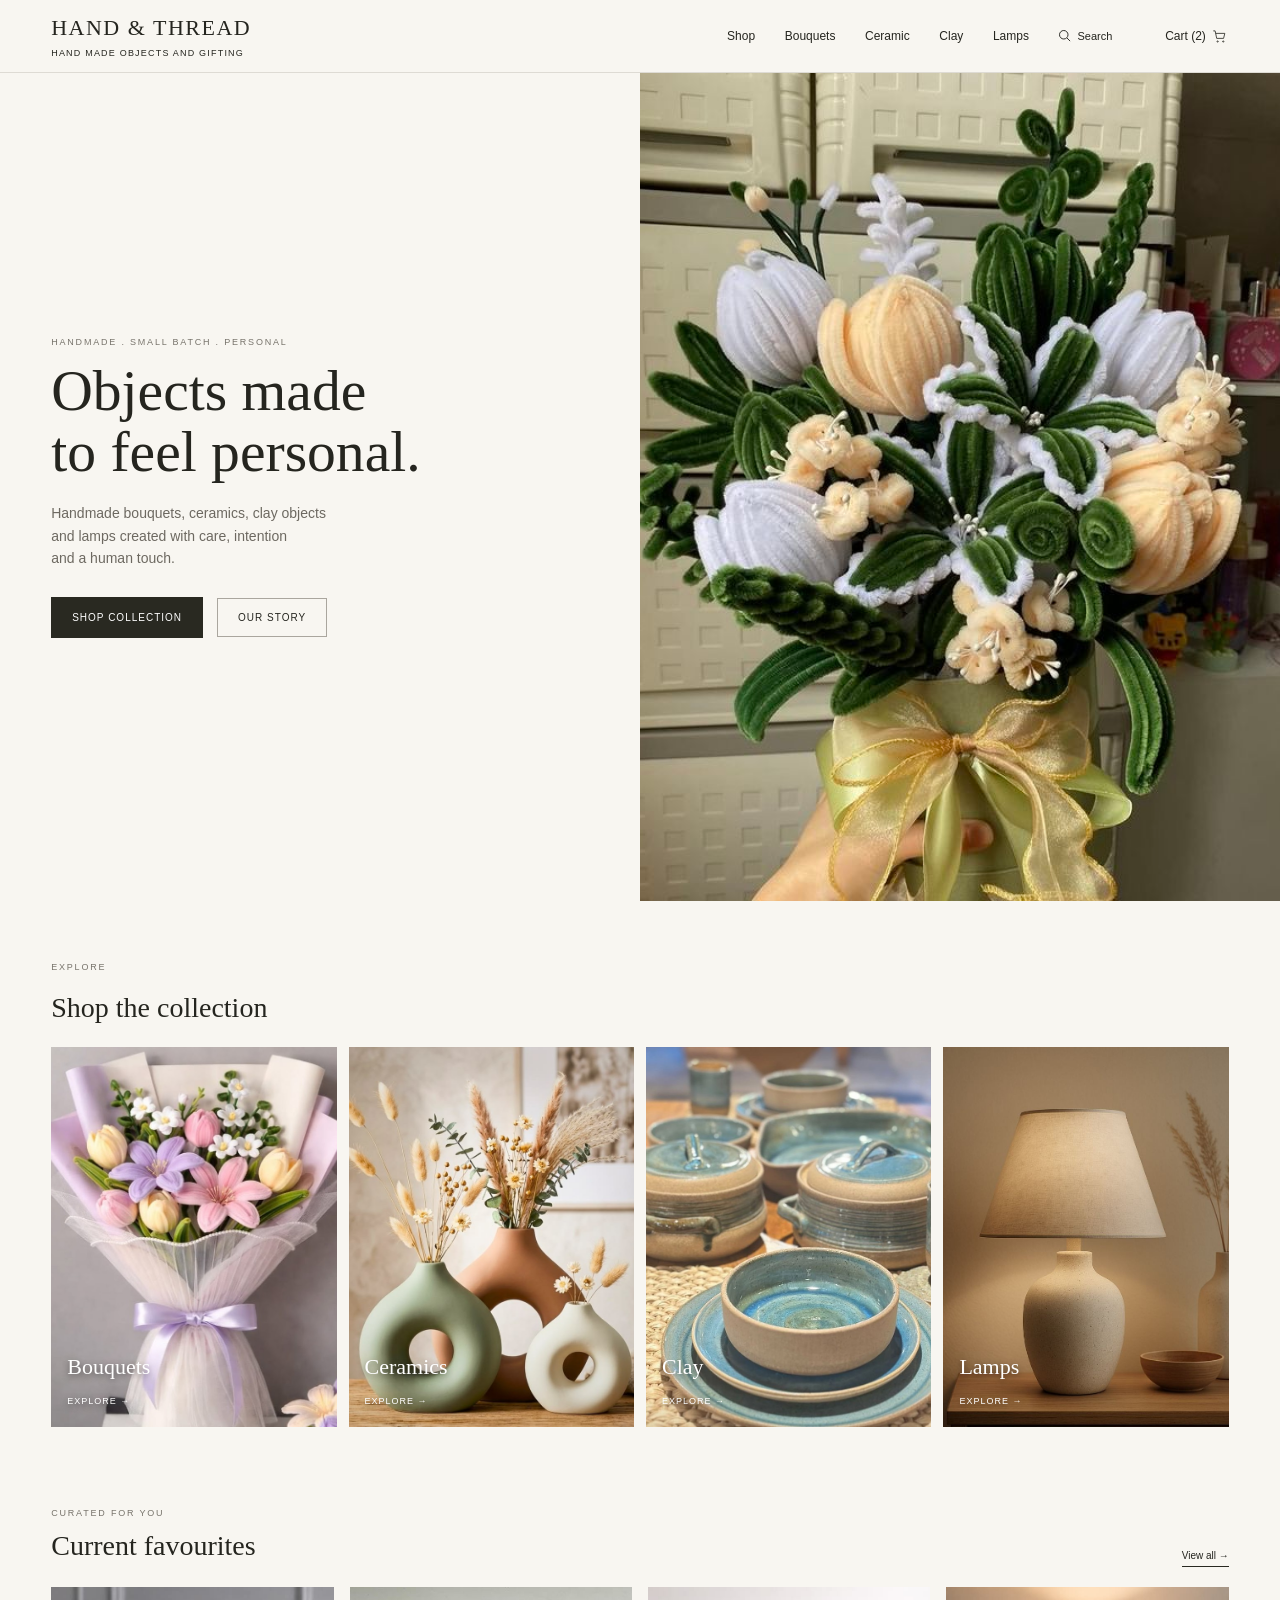
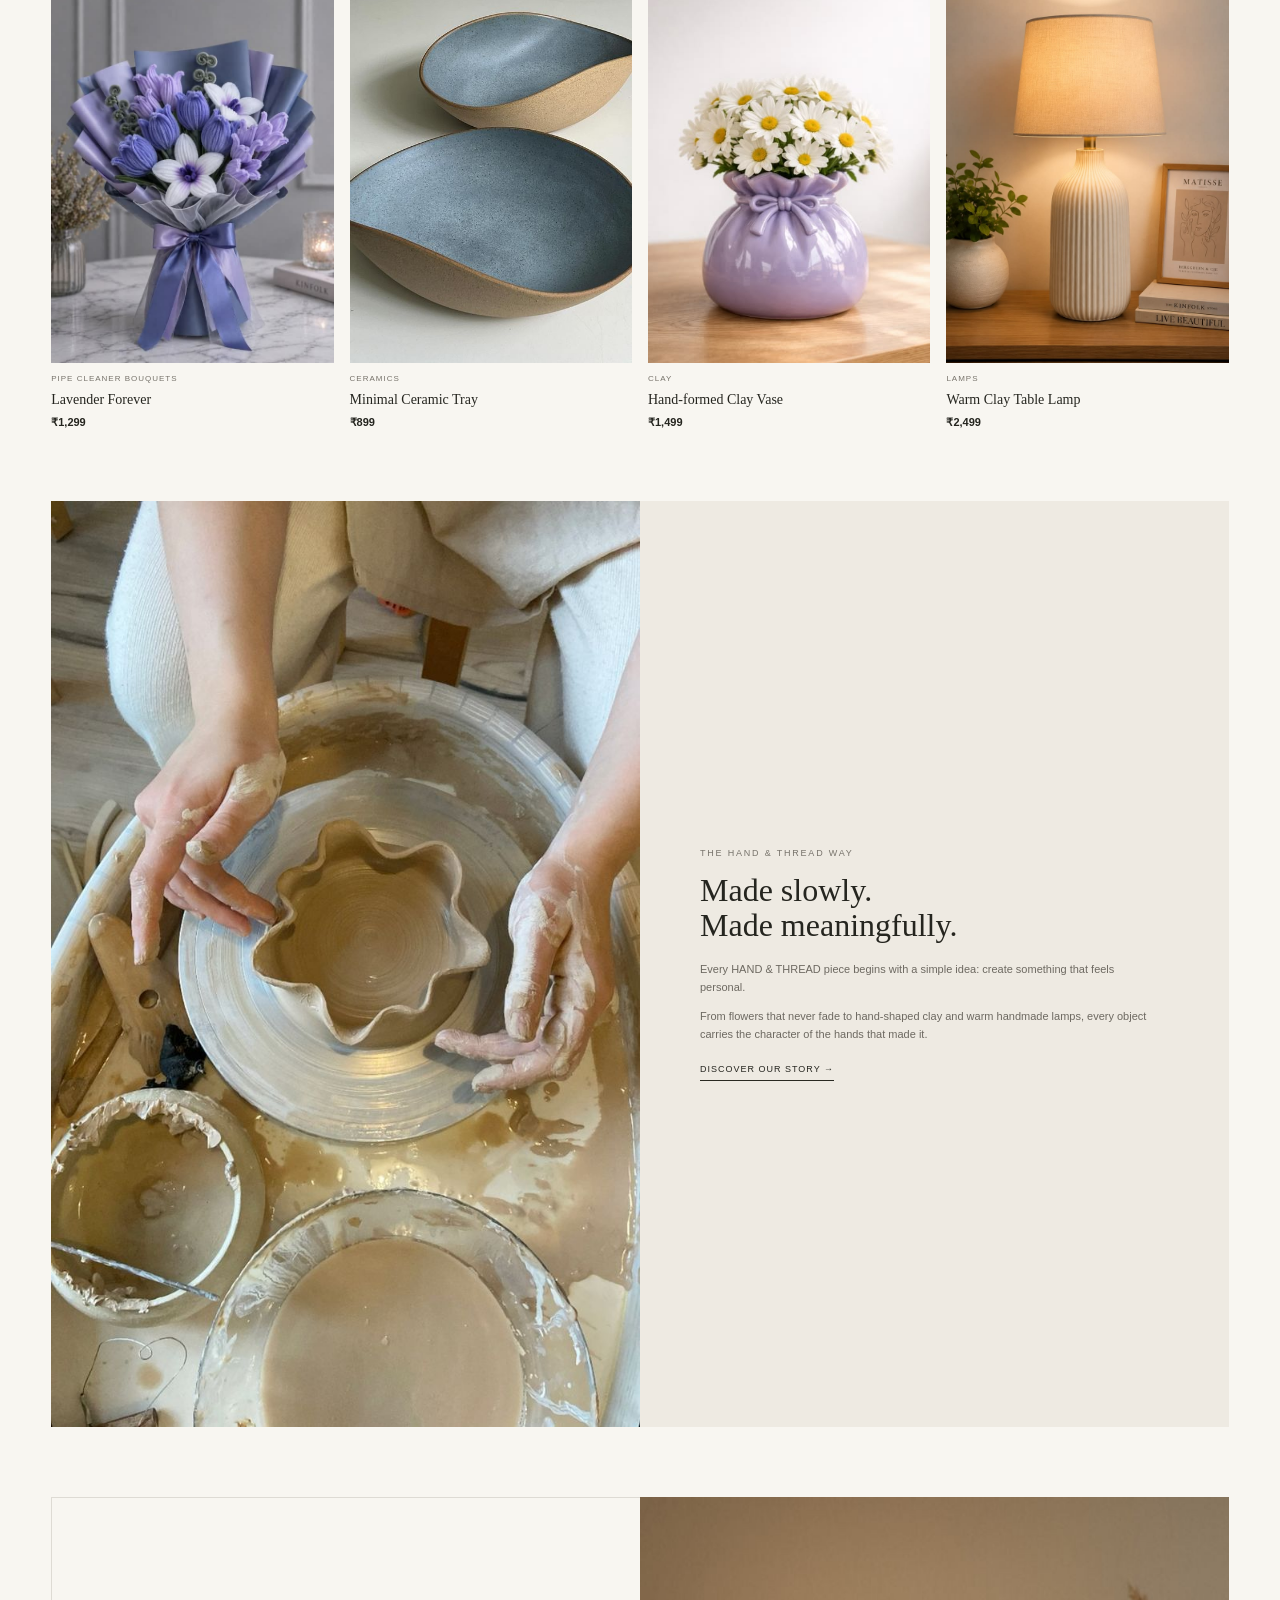
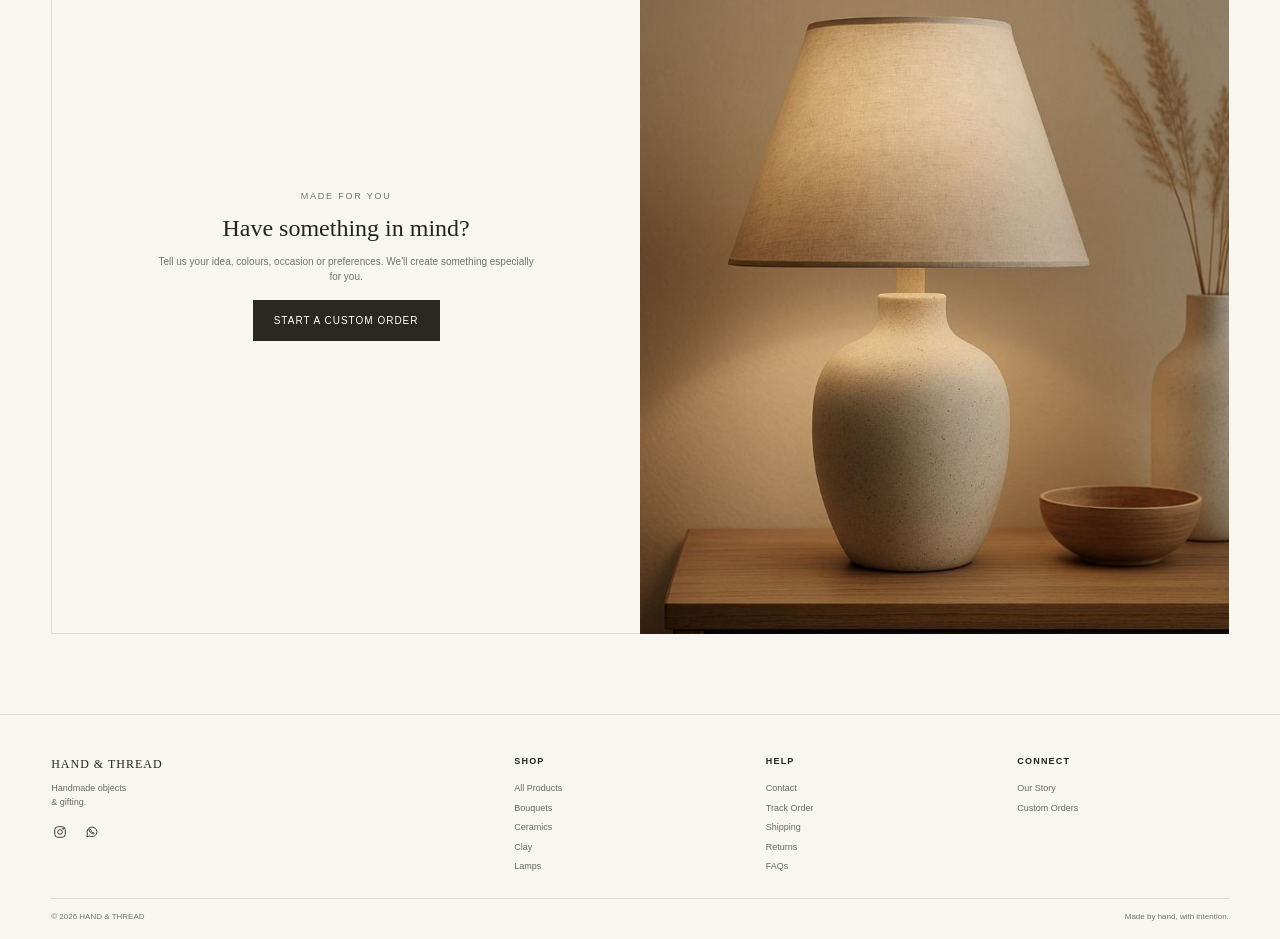
<file: index.html>
<!DOCTYPE html>
<html lang="en">

<head>
    <meta charset="UTF-8">
    <meta name="viewport" content="width=device-width, initial-scale=1.0">

    <title>Hand & Thread</title>

    <link rel="stylesheet" href="style.css">
</head>

<body>

    <!-- ==================== HEADER ==================== -->

    <header>

        <div class="nav-div">

            <div class="logo">
                <a href="index.html" class="logo-link">
                    <h2>HAND & THREAD</h2>
                    <h6>HAND MADE OBJECTS AND GIFTING</h6>
                </a>
            </div>

            <nav class="navigation">

                <a href="index.html">Shop</a>
                <a href="#collection">Bouquets</a>
                <a href="#collection">Ceramic</a>
                <a href="#collection">Clay</a>
                <a href="#collection">Lamps</a>

                <div class="search-box">

                    <span class="search-icon">
                        <svg viewBox="0 0 24 24">
                            <circle cx="10.8" cy="10.8" r="6.8"></circle>
                            <line x1="16" y1="16" x2="21" y2="21"></line>
                        </svg>
                    </span>

                    <input type="text" placeholder="Search">

                </div>

                <a href="cart.html" class="cart">
                    Cart (2)
                    <span class="cart-icon">
                        <svg viewBox="0 0 24 24">
                            <circle cx="9" cy="20" r="1"></circle>
                            <circle cx="18" cy="20" r="1"></circle>
                            <path d="M2 3h3l2.5 12h11l2-8H6"></path>
                        </svg>
                    </span>
                </a>

            </nav>

        </div>

    </header>


    <!-- ==================== MAIN ==================== -->

    <main>


        <!-- ==================== HERO ==================== -->

        <section class="hero">

            <div class="hero-content">

                <p class="small-text">
                    HANDMADE . SMALL BATCH . PERSONAL
                </p>

                <h1>
                    Objects made<br>
                    to feel personal.
                </h1>

                <p class="hero-description">
                    Handmade bouquets, ceramics, clay objects<br>
                    and lamps created with care, intention<br>
                    and a human touch.
                </p>

                <div class="hero-buttons">

                    <a href="shop.html" class="primary-btn">
                        SHOP COLLECTION
                    </a>

                    <a href="story.html" class="secondary-btn">
                        OUR STORY
                    </a>

                </div>

            </div>


            <div class="hero-image">

                <img src="./assest/img11.jpeg" alt="Handmade flower bouquet">

            </div>

        </section>



        <!-- ==================== COLLECTION ==================== -->

        <section class="collection">

            <div class="section-heading">

                <p class="small-text">EXPLORE</p>

                <h2>Shop the collection</h2>

            </div>


            <div class="collection-grid">

                <article class="collection-card">

                    <img src="./assest/IMG2.jpeg" alt="Bouquets">

                    <div class="card-content">

                        <h3>Bouquets</h3>

                        <a href="#">EXPLORE →</a>

                    </div>

                </article>


                <article class="collection-card">

                    <img src="./assest/IM3.jpeg" alt="Ceramics">

                    <div class="card-content">

                        <h3>Ceramics</h3>

                        <a href="#">EXPLORE →</a>

                    </div>

                </article>


                <article class="collection-card">

                    <img src="./assest/IMG4.jpeg" alt="Clay">

                    <div class="card-content">

                        <h3>Clay</h3>

                        <a href="#">EXPLORE →</a>

                    </div>

                </article>


                <article class="collection-card">

                    <img src="./assest/IMG5.jpeg" alt="Lamps">

                    <div class="card-content">

                        <h3>Lamps</h3>

                        <a href="#">EXPLORE →</a>

                    </div>

                </article>

            </div>

        </section>



        <!-- ==================== CURRENT FAVOURITES ==================== -->

        <section class="products">

            <div class="products-heading">

                <div>

                    <p class="small-text">
                        CURATED FOR YOU
                    </p>

                    <h2>Current favourites</h2>

                </div>

                <a href="#">View all →</a>

            </div>


            <div class="product-grid">

                <article class="product-card">

                    <div class="product-image">
                        <img src="./assest/image6.jpeg" alt="Lavender Forever">
                    </div>

                    <p class="product-category">
                        PIPE CLEANER BOUQUETS
                    </p>

                    <h3>Lavender Forever</h3>

                    <p class="price">₹1,299</p>

                </article>


                <article class="product-card">

                    <div class="product-image">
                        <img src="./assest/image7.jpeg" alt="Minimal Ceramic Tray">
                    </div>

                    <p class="product-category">
                        CERAMICS
                    </p>

                    <h3>Minimal Ceramic Tray</h3>

                    <p class="price">₹899</p>

                </article>


                <article class="product-card">

                    <div class="product-image">
                        <img src="./assest/img8.jpeg" alt="Hand formed clay vase">
                    </div>

                    <p class="product-category">
                        CLAY
                    </p>

                    <h3>Hand-formed Clay Vase</h3>

                    <p class="price">₹1,499</p>

                </article>


                <article class="product-card">

                    <div class="product-image">
                        <img src="./assest/img9.jpeg" alt="Warm Clay Table Lamp">
                    </div>

                    <p class="product-category">
                        LAMPS
                    </p>

                    <h3>Warm Clay Table Lamp</h3>

                    <p class="price">₹2,499</p>

                </article>

            </div>

        </section>



        <!-- ==================== STORY ==================== -->

        <section class="story">

            <div class="story-image">

                <img src="./assest/img10.jpeg" alt="Handmade pottery">

            </div>


            <div class="story-content">

                <p class="small-text">
                    THE HAND & THREAD WAY
                </p>

                <h2>
                    Made slowly.<br>
                    Made meaningfully.
                </h2>

                <p>
                    Every HAND & THREAD piece begins with a simple idea:
                    create something that feels personal.
                </p>

                <p>
                    From flowers that never fade to hand-shaped clay
                    and warm handmade lamps, every object carries
                    the character of the hands that made it.
                </p>

                <a href="story.html" class="story-link">
                    DISCOVER OUR STORY →
                </a>

            </div>

        </section>



        <!-- ==================== CUSTOM ORDER ==================== -->

        <section class="custom-order">

            <div class="custom-content">

                <p class="small-text">
                    MADE FOR YOU
                </p>

                <h2>
                    Have something in mind?
                </h2>

                <p>
                    Tell us your idea, colours, occasion or preferences.
                    We'll create something especially for you.
                </p>

                <a href="custom-order.html" class="primary-btn">
                    START A CUSTOM ORDER
                </a>

            </div>


            <div class="custom-image">

                <img src="./assest/IMG5.jpeg" alt="Custom handmade gift">

            </div>

        </section>


    </main>



    <!-- ==================== FOOTER ==================== -->

    <footer>

        <div class="footer-container">


            <!-- BRAND -->

            <div class="footer-brand">

                <h3>HAND & THREAD</h3>

                <p>
                    Handmade objects<br>
                    & gifting.
                </p>

                <div class="social-links">

                    <!-- INSTAGRAM -->

                    <a href="#" aria-label="Instagram">

                        <svg viewBox="0 0 24 24">

                            <rect x="3" y="3" width="18" height="18" rx="5"></rect>

                            <circle cx="12" cy="12" r="4"></circle>

                            <circle cx="17.5" cy="6.5" r="1"></circle>

                        </svg>

                    </a>


                    <!-- WHATSAPP -->

                    <a href="#" aria-label="WhatsApp">

                        <svg viewBox="0 0 24 24">

                            <path d="M20.5 11.5a8.5 8.5 0 0 1-12.6 7.4L3 20l1.2-4.6A8.5 8.5 0 1 1 20.5 11.5z"></path>

                            <path d="M8.5 7.8c.3-.4.6-.4.9-.1l1.1 1.4c.2.3.2.5 0 .8l-.5.6c.6 1.2 1.5 2.1 2.7 2.7l.6-.5c.3-.2.5-.2.8 0l1.4 1.1c.3.3.3.6-.1.9-.5.5-1.2.7-1.9.5-3.3-1-5.8-3.5-6.8-6.8-.2-.7 0-1.4.5-1.9z"></path>

                        </svg>

                    </a>

                </div>

            </div>



            <!-- SHOP -->

            <div class="footer-column">

                <h4>SHOP</h4>

                <a href="shop.html">All Products</a>
                <a href="shop.html?category=bouquets">Bouquets</a>
                <a href="shop.html?category=ceramics">Ceramics</a>
                <a href="shop.html?category=clay">Clay</a>
                <a href="shop.html?category=lamps">Lamps</a>

            </div>



            <!-- HELP -->

            <div class="footer-column">

                <h4>HELP</h4>

                <a href="contact.html">Contact</a>
                <a href="contact.html#track">Track Order</a>
                <a href="contact.html#shipping">Shipping</a>
                <a href="contact.html#returns">Returns</a>
                <a href="contact.html#faqs">FAQs</a>

            </div>



            <!-- CONNECT -->

            <div class="footer-column">

                <h4>CONNECT</h4>

                <a href="story.html">Our Story</a>
                <a href="custom-order.html">Custom Orders</a>

            </div>

        </div>


        <!-- FOOTER BOTTOM -->

        <div class="footer-bottom">

            <p>© 2026 HAND & THREAD</p>

            <p>Made by hand, with intention.</p>

        </div>

    </footer>


</body>

</html>
</file>
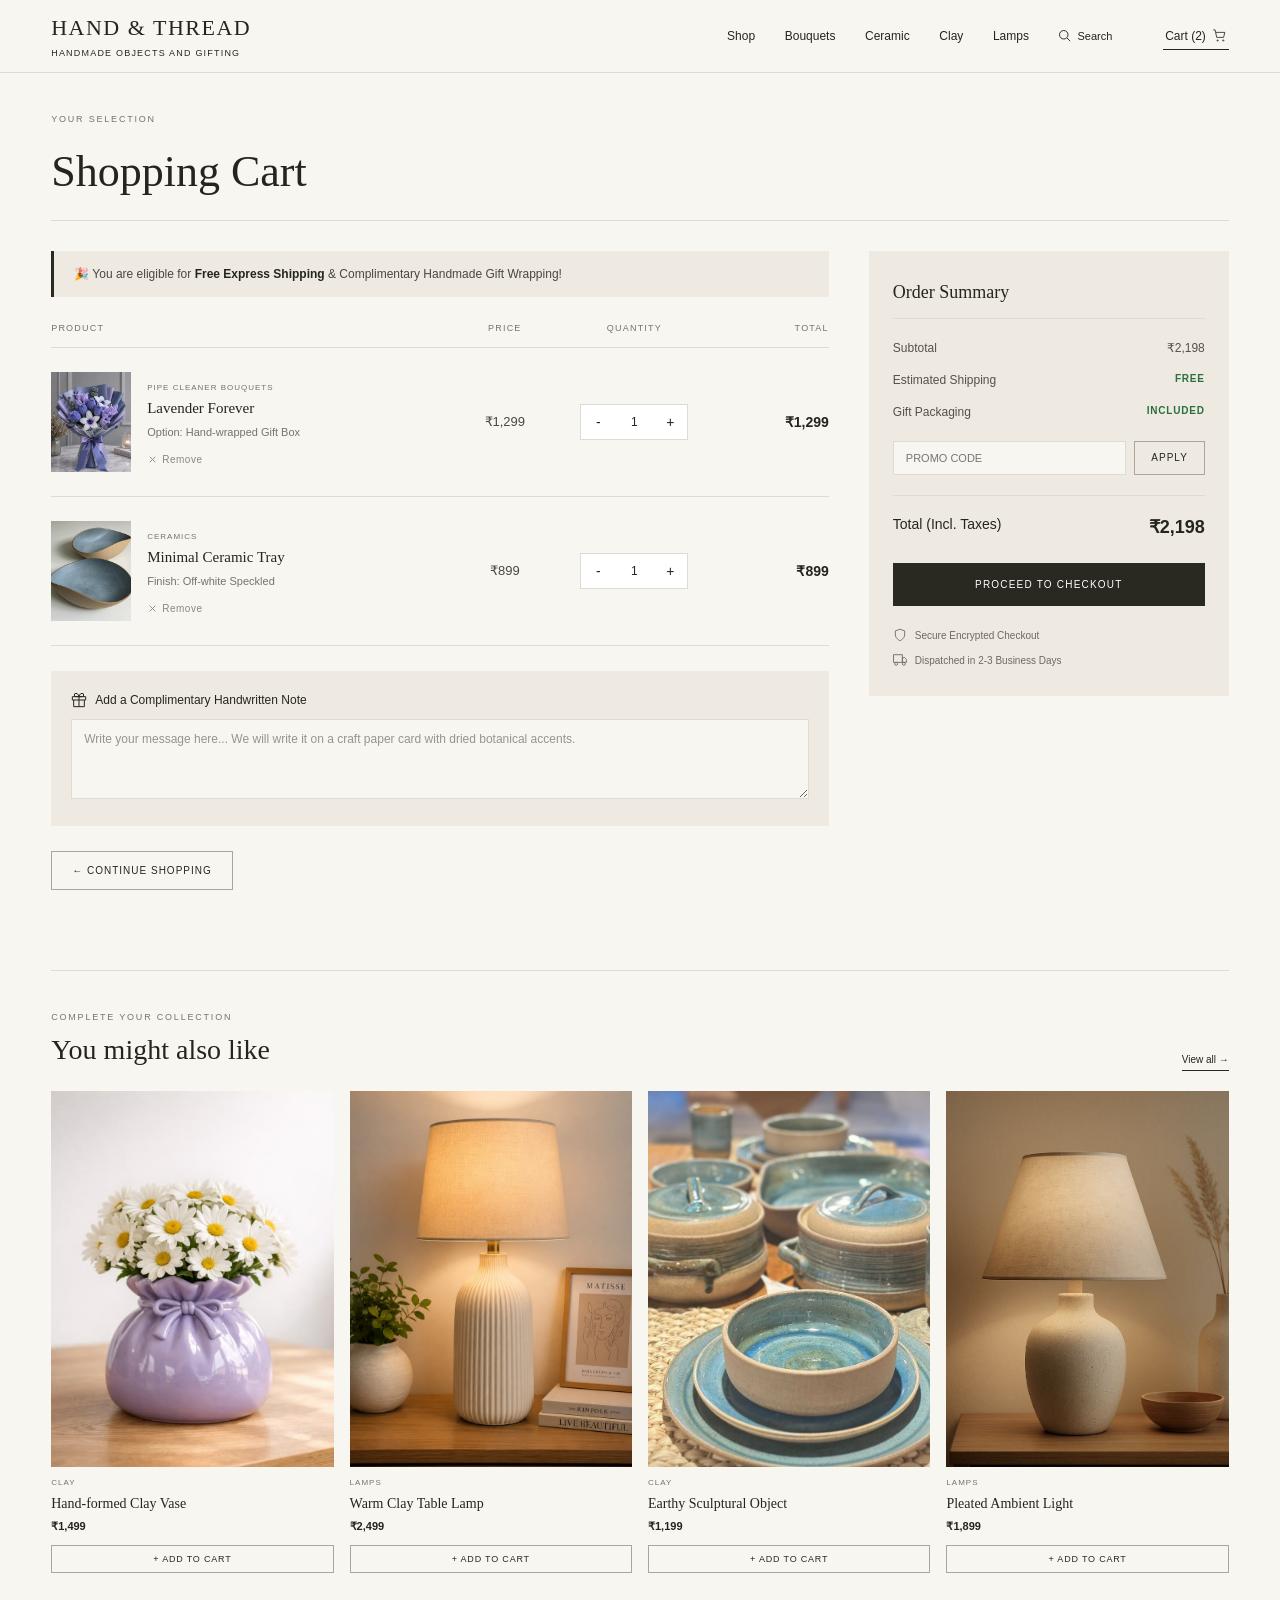
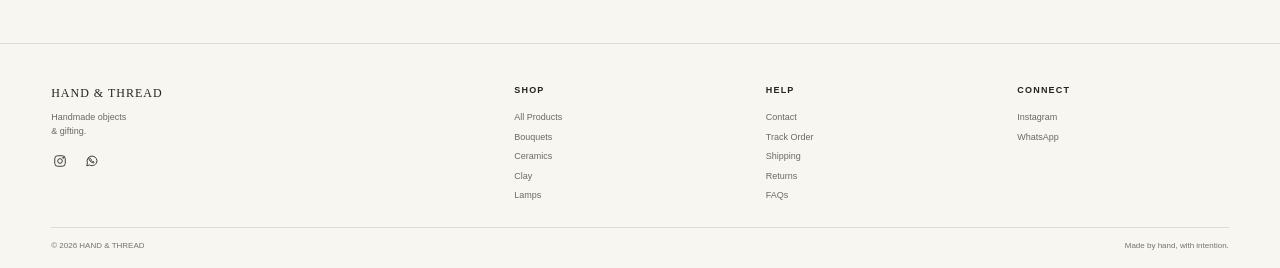
<file: cart.html>
<!DOCTYPE html>
<html lang="en">

<head>
    <meta charset="UTF-8">
    <meta name="viewport" content="width=device-width, initial-scale=1.0">

    <title>Your Cart - Hand & Thread</title>

    <link rel="stylesheet" href="style.css">
</head>

<body>

    <!-- ==================== HEADER ==================== -->

    <header>

        <div class="nav-div">

            <div class="logo">
                <a href="index.html" class="logo-link">
                    <h2>HAND & THREAD</h2>
                    <h6>HANDMADE OBJECTS AND GIFTING</h6>
                </a>
            </div>

            <nav class="navigation">

                <a href="index.html">Shop</a>
                <a href="index.html#bouquets">Bouquets</a>
                <a href="index.html#ceramic">Ceramic</a>
                <a href="index.html#clay">Clay</a>
                <a href="index.html#lamps">Lamps</a>

                <div class="search-box">

                    <span class="search-icon">
                        <svg viewBox="0 0 24 24">
                            <circle cx="10.8" cy="10.8" r="6.8"></circle>
                            <line x1="16" y1="16" x2="21" y2="21"></line>
                        </svg>
                    </span>

                    <input type="text" placeholder="Search">

                </div>

                <a href="cart.html" class="cart active-cart">
                    Cart (2)
                    <span class="cart-icon">
                        <svg viewBox="0 0 24 24">
                            <circle cx="9" cy="20" r="1"></circle>
                            <circle cx="18" cy="20" r="1"></circle>
                            <path d="M2 3h3l2.5 12h11l2-8H6"></path>
                        </svg>
                    </span>
                </a>

            </nav>

        </div>

    </header>


    <!-- ==================== MAIN ==================== -->

    <main>

        <!-- ==================== CART SECTION ==================== -->

        <section class="cart-section">

            <div class="cart-header-title">

                <p class="small-text">YOUR SELECTION</p>

                <h1>Shopping Cart</h1>

            </div>


            <div class="cart-content-grid">

                <!-- LEFT COLUMN: CART ITEMS LIST -->

                <div class="cart-items-wrapper">

                    <!-- FREE SHIPPING NOTICE -->

                    <div class="shipping-notice">

                        <p>🎉 You are eligible for <strong>Free Express Shipping</strong> & Complimentary Handmade Gift Wrapping!</p>

                    </div>


                    <!-- TABLE HEADER -->

                    <div class="cart-table-header">

                        <span class="col-product">PRODUCT</span>
                        <span class="col-price">PRICE</span>
                        <span class="col-quantity">QUANTITY</span>
                        <span class="col-total">TOTAL</span>

                    </div>


                    <!-- ITEM 1 -->

                    <div class="cart-item">

                        <div class="cart-product-info">

                            <div class="cart-item-image">
                                <img src="./assest/image6.jpeg" alt="Lavender Forever Bouquet">
                            </div>

                            <div class="cart-item-details">

                                <p class="product-category">PIPE CLEANER BOUQUETS</p>

                                <h3>Lavender Forever</h3>

                                <p class="item-variant">Option: Hand-wrapped Gift Box</p>

                                <button class="remove-btn">
                                    <svg viewBox="0 0 24 24" class="remove-icon">
                                        <line x1="18" y1="6" x2="6" y2="18"></line>
                                        <line x1="6" y1="6" x2="18" y2="18"></line>
                                    </svg>
                                    Remove
                                </button>

                            </div>

                        </div>

                        <div class="cart-price">₹1,299</div>

                        <div class="cart-quantity">
                            <div class="qty-selector">
                                <button class="qty-btn" aria-label="Decrease quantity">-</button>
                                <input type="text" class="qty-input" value="1" readonly>
                                <button class="qty-btn" aria-label="Increase quantity">+</button>
                            </div>
                        </div>

                        <div class="cart-total-price">₹1,299</div>

                    </div>


                    <!-- ITEM 2 -->

                    <div class="cart-item">

                        <div class="cart-product-info">

                            <div class="cart-item-image">
                                <img src="./assest/image7.jpeg" alt="Minimal Ceramic Tray">
                            </div>

                            <div class="cart-item-details">

                                <p class="product-category">CERAMICS</p>

                                <h3>Minimal Ceramic Tray</h3>

                                <p class="item-variant">Finish: Off-white Speckled</p>

                                <button class="remove-btn">
                                    <svg viewBox="0 0 24 24" class="remove-icon">
                                        <line x1="18" y1="6" x2="6" y2="18"></line>
                                        <line x1="6" y1="6" x2="18" y2="18"></line>
                                    </svg>
                                    Remove
                                </button>

                            </div>

                        </div>

                        <div class="cart-price">₹899</div>

                        <div class="cart-quantity">
                            <div class="qty-selector">
                                <button class="qty-btn" aria-label="Decrease quantity">-</button>
                                <input type="text" class="qty-input" value="1" readonly>
                                <button class="qty-btn" aria-label="Increase quantity">+</button>
                            </div>
                        </div>

                        <div class="cart-total-price">₹899</div>

                    </div>


                    <!-- GIFT NOTE & SPECIAL INSTRUCTIONS -->

                    <div class="cart-extra-options">

                        <div class="gift-note-box">

                            <label for="gift-note">
                                <svg viewBox="0 0 24 24" class="gift-icon">
                                    <path d="M20 12v10H4V12"></path>
                                    <path d="M2 7h20v5H2z"></path>
                                    <path d="M12 22V7"></path>
                                    <path d="M12 7H7.5a2.5 2.5 0 0 1 0-5C11 2 12 7 12 7z"></path>
                                    <path d="M12 7h4.5a2.5 2.5 0 0 0 0-5C13 2 12 7 12 7z"></path>
                                </svg>
                                Add a Complimentary Handwritten Note
                            </label>

                            <textarea id="gift-note" placeholder="Write your message here... We will write it on a craft paper card with dried botanical accents."></textarea>

                        </div>

                    </div>


                    <!-- CONTINUE SHOPPING -->

                    <div class="cart-actions-row">
                        <a href="index.html" class="secondary-btn">← CONTINUE SHOPPING</a>
                    </div>

                </div>


                <!-- RIGHT COLUMN: ORDER SUMMARY -->

                <div class="cart-summary-wrapper">

                    <div class="summary-card">

                        <h3>Order Summary</h3>

                        <div class="summary-line">
                            <span>Subtotal</span>
                            <span>₹2,198</span>
                        </div>

                        <div class="summary-line">
                            <span>Estimated Shipping</span>
                            <span class="free-text">FREE</span>
                        </div>

                        <div class="summary-line">
                            <span>Gift Packaging</span>
                            <span class="free-text">INCLUDED</span>
                        </div>


                        <!-- PROMO CODE -->

                        <div class="promo-box">
                            <input type="text" placeholder="PROMO CODE">
                            <button class="secondary-btn">APPLY</button>
                        </div>

                        <div class="summary-divider"></div>

                        <div class="summary-line total-line">
                            <span>Total (Incl. Taxes)</span>
                            <span class="total-price">₹2,198</span>
                        </div>

                        <button class="primary-btn checkout-btn">PROCEED TO CHECKOUT</button>

                        <div class="checkout-guarantee">

                            <div class="guarantee-item">
                                <svg viewBox="0 0 24 24">
                                    <path d="M12 22s8-4 8-10V5l-8-3-8 3v7c0 6 8 10 8 10z"></path>
                                </svg>
                                <span>Secure Encrypted Checkout</span>
                            </div>

                            <div class="guarantee-item">
                                <svg viewBox="0 0 24 24">
                                    <rect x="1" y="3" width="15" height="13"></rect>
                                    <polygon points="16 8 20 8 23 11 23 16 16 16 16 8"></polygon>
                                    <circle cx="5.5" cy="18.5" r="2.5"></circle>
                                    <circle cx="18.5" cy="18.5" r="2.5"></circle>
                                </svg>
                                <span>Dispatched in 2-3 Business Days</span>
                            </div>

                        </div>

                    </div>

                </div>

            </div>

        </section>


        <!-- ==================== YOU MIGHT ALSO LIKE ==================== -->

        <section class="products cart-recommended">

            <div class="products-heading">

                <div>
                    <p class="small-text">COMPLETE YOUR COLLECTION</p>
                    <h2>You might also like</h2>
                </div>

                <a href="index.html">View all →</a>

            </div>


            <div class="product-grid">

                <article class="product-card">

                    <div class="product-image">
                        <img src="./assest/img8.jpeg" alt="Hand-formed Clay Vase">
                    </div>

                    <p class="product-category">CLAY</p>

                    <h3>Hand-formed Clay Vase</h3>

                    <p class="price">₹1,499</p>

                    <button class="add-to-cart-quick">+ ADD TO CART</button>

                </article>


                <article class="product-card">

                    <div class="product-image">
                        <img src="./assest/img9.jpeg" alt="Warm Clay Table Lamp">
                    </div>

                    <p class="product-category">LAMPS</p>

                    <h3>Warm Clay Table Lamp</h3>

                    <p class="price">₹2,499</p>

                    <button class="add-to-cart-quick">+ ADD TO CART</button>

                </article>


                <article class="product-card">

                    <div class="product-image">
                        <img src="./assest/IMG4.jpeg" alt="Handcrafted Clay Cup">
                    </div>

                    <p class="product-category">CLAY</p>

                    <h3>Earthy Sculptural Object</h3>

                    <p class="price">₹1,199</p>

                    <button class="add-to-cart-quick">+ ADD TO CART</button>

                </article>


                <article class="product-card">

                    <div class="product-image">
                        <img src="./assest/IMG5.jpeg" alt="Warm Linen Shade">
                    </div>

                    <p class="product-category">LAMPS</p>

                    <h3>Pleated Ambient Light</h3>

                    <p class="price">₹1,899</p>

                    <button class="add-to-cart-quick">+ ADD TO CART</button>

                </article>

            </div>

        </section>

    </main>


    <!-- ==================== FOOTER ==================== -->

    <footer>

        <div class="footer-container">

            <!-- BRAND -->

            <div class="footer-brand">

                <h3>HAND & THREAD</h3>

                <p>
                    Handmade objects<br>
                    & gifting.
                </p>

                <div class="social-links">

                    <a href="#" aria-label="Instagram">
                        <svg viewBox="0 0 24 24">
                            <rect x="3" y="3" width="18" height="18" rx="5"></rect>
                            <circle cx="12" cy="12" r="4"></circle>
                            <circle cx="17.5" cy="6.5" r="1"></circle>
                        </svg>
                    </a>

                    <a href="#" aria-label="WhatsApp">
                        <svg viewBox="0 0 24 24">
                            <path d="M20.5 11.5a8.5 8.5 0 0 1-12.6 7.4L3 20l1.2-4.6A8.5 8.5 0 1 1 20.5 11.5z"></path>
                            <path d="M8.5 7.8c.3-.4.6-.4.9-.1l1.1 1.4c.2.3.2.5 0 .8l-.5.6c.6 1.2 1.5 2.1 2.7 2.7l.6-.5c.3-.2.5-.2.8 0l1.4 1.1c.3.3.3.6-.1.9-.5.5-1.2.7-1.9.5-3.3-1-5.8-3.5-6.8-6.8-.2-.7 0-1.4.5-1.9z"></path>
                        </svg>
                    </a>

                </div>

            </div>


            <!-- SHOP -->

            <div class="footer-column">

                <h4>SHOP</h4>

                <a href="index.html">All Products</a>
                <a href="index.html#bouquets">Bouquets</a>
                <a href="index.html#ceramic">Ceramics</a>
                <a href="index.html#clay">Clay</a>
                <a href="index.html#lamps">Lamps</a>

            </div>


            <!-- HELP -->

            <div class="footer-column">

                <h4>HELP</h4>

                <a href="#">Contact</a>
                <a href="#">Track Order</a>
                <a href="#">Shipping</a>
                <a href="#">Returns</a>
                <a href="#">FAQs</a>

            </div>


            <!-- CONNECT -->

            <div class="footer-column">

                <h4>CONNECT</h4>

                <a href="#">Instagram</a>
                <a href="#">WhatsApp</a>

            </div>

        </div>


        <!-- FOOTER BOTTOM -->

        <div class="footer-bottom">

            <p>© 2026 HAND & THREAD</p>

            <p>Made by hand, with intention.</p>

        </div>

    </footer>

</body>

</html>
</file>
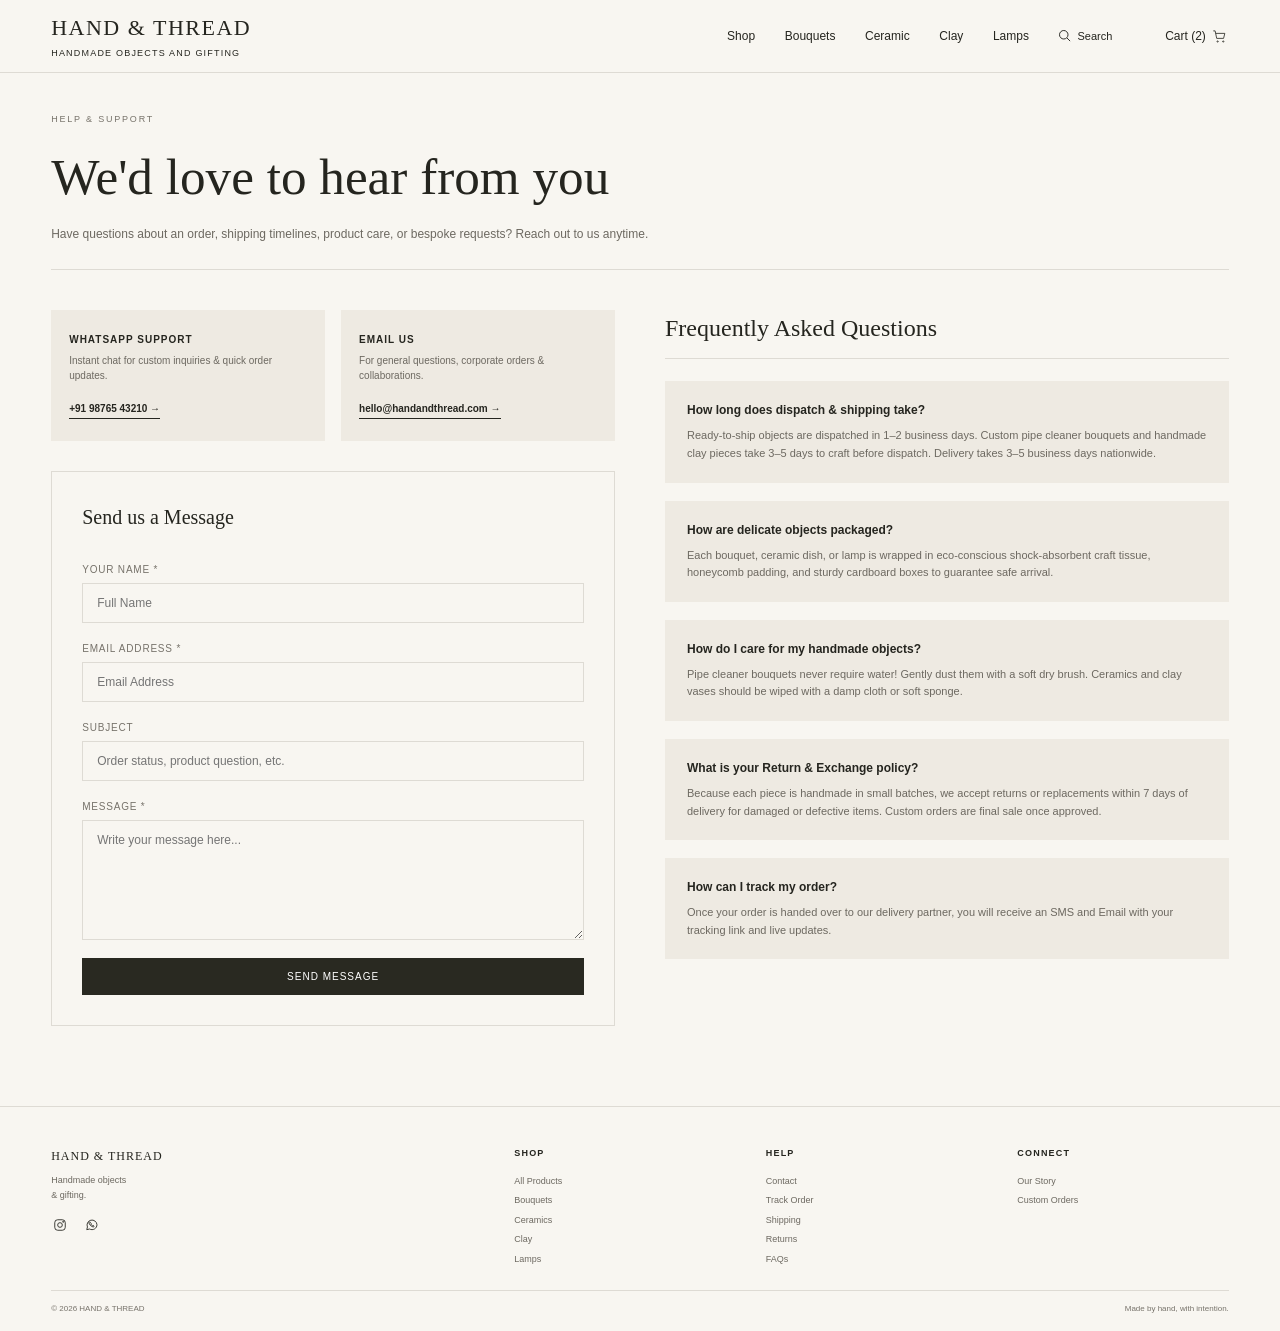
<file: contact.html>
<!DOCTYPE html>
<html lang="en">

<head>
    <meta charset="UTF-8">
    <meta name="viewport" content="width=device-width, initial-scale=1.0">

    <title>Contact & Support - Hand & Thread</title>

    <link rel="stylesheet" href="style.css">
</head>

<body>

    <!-- ==================== HEADER ==================== -->

    <header>

        <div class="nav-div">

            <div class="logo">
                <a href="index.html" class="logo-link">
                    <h2>HAND & THREAD</h2>
                    <h6>HANDMADE OBJECTS AND GIFTING</h6>
                </a>
            </div>

            <nav class="navigation">

                <a href="shop.html">Shop</a>
                <a href="shop.html?category=bouquets">Bouquets</a>
                <a href="shop.html?category=ceramics">Ceramic</a>
                <a href="shop.html?category=clay">Clay</a>
                <a href="shop.html?category=lamps">Lamps</a>

                <div class="search-box">

                    <span class="search-icon">
                        <svg viewBox="0 0 24 24">
                            <circle cx="10.8" cy="10.8" r="6.8"></circle>
                            <line x1="16" y1="16" x2="21" y2="21"></line>
                        </svg>
                    </span>

                    <input type="text" placeholder="Search">

                </div>

                <a href="cart.html" class="cart">
                    Cart (2)
                    <span class="cart-icon">
                        <svg viewBox="0 0 24 24">
                            <circle cx="9" cy="20" r="1"></circle>
                            <circle cx="18" cy="20" r="1"></circle>
                            <path d="M2 3h3l2.5 12h11l2-8H6"></path>
                        </svg>
                    </span>
                </a>

            </nav>

        </div>

    </header>


    <!-- ==================== MAIN ==================== -->

    <main>

        <!-- ==================== PAGE HEADER ==================== -->

        <section class="page-banner">

            <div class="page-banner-content">

                <p class="small-text">HELP & SUPPORT</p>

                <h1>We'd love to hear from you</h1>

                <p class="banner-description">
                    Have questions about an order, shipping timelines, product care, or bespoke requests? Reach out to us anytime.
                </p>

            </div>

        </section>


        <!-- ==================== CONTACT & FAQS ==================== -->

        <section class="contact-section">

            <div class="contact-grid">

                <!-- LEFT: CONTACT FORM & CHANNELS -->

                <div class="contact-left-col">

                    <div class="contact-channels">

                        <div class="channel-card">
                            <h4>WHATSAPP SUPPORT</h4>
                            <p>Instant chat for custom inquiries & quick order updates.</p>
                            <a href="#" class="channel-link">+91 98765 43210 →</a>
                        </div>

                        <div class="channel-card">
                            <h4>EMAIL US</h4>
                            <p>For general questions, corporate orders & collaborations.</p>
                            <a href="mailto:hello@handandthread.com" class="channel-link">hello@handandthread.com →</a>
                        </div>

                    </div>


                    <form class="contact-form" action="#" method="POST" onsubmit="event.preventDefault(); alert('Thank you for reaching out! We will reply to your message shortly.');">

                        <h3>Send us a Message</h3>

                        <div class="form-group">
                            <label for="contact-name">Your Name *</label>
                            <input type="text" id="contact-name" required placeholder="Full Name">
                        </div>

                        <div class="form-group">
                            <label for="contact-email">Email Address *</label>
                            <input type="email" id="contact-email" required placeholder="Email Address">
                        </div>

                        <div class="form-group">
                            <label for="contact-subject">Subject</label>
                            <input type="text" id="contact-subject" placeholder="Order status, product question, etc.">
                        </div>

                        <div class="form-group">
                            <label for="contact-message">Message *</label>
                            <textarea id="contact-message" required placeholder="Write your message here..."></textarea>
                        </div>

                        <button type="submit" class="primary-btn">SEND MESSAGE</button>

                    </form>

                </div>


                <!-- RIGHT: FAQS & POLICIES -->

                <div class="faq-right-col" id="faqs">

                    <h2>Frequently Asked Questions</h2>

                    <div class="faq-list">

                        <div class="faq-item">
                            <h4>How long does dispatch & shipping take?</h4>
                            <p>Ready-to-ship objects are dispatched in 1–2 business days. Custom pipe cleaner bouquets and handmade clay pieces take 3–5 days to craft before dispatch. Delivery takes 3–5 business days nationwide.</p>
                        </div>

                        <div class="faq-item" id="shipping">
                            <h4>How are delicate objects packaged?</h4>
                            <p>Each bouquet, ceramic dish, or lamp is wrapped in eco-conscious shock-absorbent craft tissue, honeycomb padding, and sturdy cardboard boxes to guarantee safe arrival.</p>
                        </div>

                        <div class="faq-item">
                            <h4>How do I care for my handmade objects?</h4>
                            <p>Pipe cleaner bouquets never require water! Gently dust them with a soft dry brush. Ceramics and clay vases should be wiped with a damp cloth or soft sponge.</p>
                        </div>

                        <div class="faq-item" id="returns">
                            <h4>What is your Return & Exchange policy?</h4>
                            <p>Because each piece is handmade in small batches, we accept returns or replacements within 7 days of delivery for damaged or defective items. Custom orders are final sale once approved.</p>
                        </div>

                        <div class="faq-item" id="track">
                            <h4>How can I track my order?</h4>
                            <p>Once your order is handed over to our delivery partner, you will receive an SMS and Email with your tracking link and live updates.</p>
                        </div>

                    </div>

                </div>

            </div>

        </section>

    </main>


    <!-- ==================== FOOTER ==================== -->

    <footer>

        <div class="footer-container">

            <div class="footer-brand">
                <h3>HAND & THREAD</h3>
                <p>Handmade objects<br>& gifting.</p>
                <div class="social-links">
                    <a href="#" aria-label="Instagram">
                        <svg viewBox="0 0 24 24">
                            <rect x="3" y="3" width="18" height="18" rx="5"></rect>
                            <circle cx="12" cy="12" r="4"></circle>
                            <circle cx="17.5" cy="6.5" r="1"></circle>
                        </svg>
                    </a>
                    <a href="#" aria-label="WhatsApp">
                        <svg viewBox="0 0 24 24">
                            <path d="M20.5 11.5a8.5 8.5 0 0 1-12.6 7.4L3 20l1.2-4.6A8.5 8.5 0 1 1 20.5 11.5z"></path>
                            <path d="M8.5 7.8c.3-.4.6-.4.9-.1l1.1 1.4c.2.3.2.5 0 .8l-.5.6c.6 1.2 1.5 2.1 2.7 2.7l.6-.5c.3-.2.5-.2.8 0l1.4 1.1c.3.3.3.6-.1.9-.5.5-1.2.7-1.9.5-3.3-1-5.8-3.5-6.8-6.8-.2-.7 0-1.4.5-1.9z"></path>
                        </svg>
                    </a>
                </div>
            </div>

            <div class="footer-column">
                <h4>SHOP</h4>
                <a href="shop.html">All Products</a>
                <a href="shop.html?category=bouquets">Bouquets</a>
                <a href="shop.html?category=ceramics">Ceramics</a>
                <a href="shop.html?category=clay">Clay</a>
                <a href="shop.html?category=lamps">Lamps</a>
            </div>

            <div class="footer-column">
                <h4>HELP</h4>
                <a href="contact.html">Contact</a>
                <a href="contact.html#track">Track Order</a>
                <a href="contact.html#shipping">Shipping</a>
                <a href="contact.html#returns">Returns</a>
                <a href="contact.html#faqs">FAQs</a>
            </div>

            <div class="footer-column">
                <h4>CONNECT</h4>
                <a href="story.html">Our Story</a>
                <a href="custom-order.html">Custom Orders</a>
            </div>

        </div>

        <div class="footer-bottom">
            <p>© 2026 HAND & THREAD</p>
            <p>Made by hand, with intention.</p>
        </div>

    </footer>

</body>

</html>
</file>
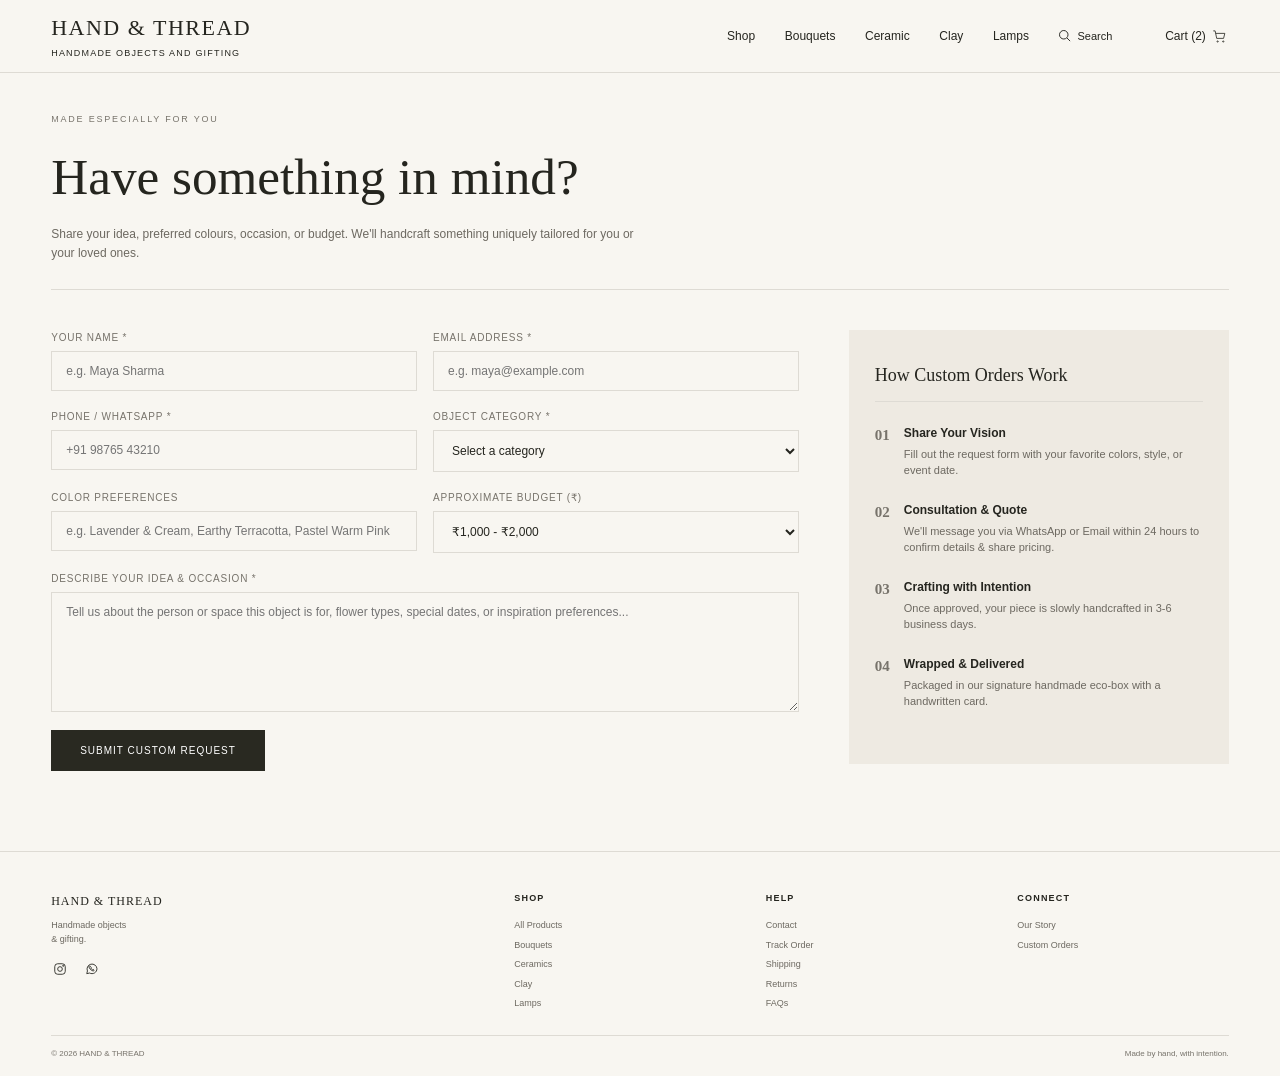
<file: custom-order.html>
<!DOCTYPE html>
<html lang="en">

<head>
    <meta charset="UTF-8">
    <meta name="viewport" content="width=device-width, initial-scale=1.0">

    <title>Custom Orders - Hand & Thread</title>

    <link rel="stylesheet" href="style.css">
</head>

<body>

    <!-- ==================== HEADER ==================== -->

    <header>

        <div class="nav-div">

            <div class="logo">
                <a href="index.html" class="logo-link">
                    <h2>HAND & THREAD</h2>
                    <h6>HANDMADE OBJECTS AND GIFTING</h6>
                </a>
            </div>

            <nav class="navigation">

                <a href="shop.html">Shop</a>
                <a href="shop.html?category=bouquets">Bouquets</a>
                <a href="shop.html?category=ceramics">Ceramic</a>
                <a href="shop.html?category=clay">Clay</a>
                <a href="shop.html?category=lamps">Lamps</a>

                <div class="search-box">

                    <span class="search-icon">
                        <svg viewBox="0 0 24 24">
                            <circle cx="10.8" cy="10.8" r="6.8"></circle>
                            <line x1="16" y1="16" x2="21" y2="21"></line>
                        </svg>
                    </span>

                    <input type="text" placeholder="Search">

                </div>

                <a href="cart.html" class="cart">
                    Cart (2)
                    <span class="cart-icon">
                        <svg viewBox="0 0 24 24">
                            <circle cx="9" cy="20" r="1"></circle>
                            <circle cx="18" cy="20" r="1"></circle>
                            <path d="M2 3h3l2.5 12h11l2-8H6"></path>
                        </svg>
                    </span>
                </a>

            </nav>

        </div>

    </header>


    <!-- ==================== MAIN ==================== -->

    <main>

        <!-- ==================== PAGE HEADER ==================== -->

        <section class="page-banner">

            <div class="page-banner-content">

                <p class="small-text">MADE ESPECIALLY FOR YOU</p>

                <h1>Have something in mind?</h1>

                <p class="banner-description">
                    Share your idea, preferred colours, occasion, or budget. We'll handcraft something uniquely tailored for you or your loved ones.
                </p>

            </div>

        </section>


        <!-- ==================== CUSTOM FORM SECTION ==================== -->

        <section class="custom-form-section">

            <div class="custom-grid">

                <!-- LEFT: FORM -->

                <form class="custom-request-form" action="#" method="POST" onsubmit="event.preventDefault(); alert('Thank you! Your custom request has been submitted. We will reach out within 24 hours.');">

                    <div class="form-row">

                        <div class="form-group">
                            <label for="name">Your Name *</label>
                            <input type="text" id="name" required placeholder="e.g. Maya Sharma">
                        </div>

                        <div class="form-group">
                            <label for="email">Email Address *</label>
                            <input type="email" id="email" required placeholder="e.g. maya@example.com">
                        </div>

                    </div>


                    <div class="form-row">

                        <div class="form-group">
                            <label for="phone">Phone / WhatsApp *</label>
                            <input type="tel" id="phone" required placeholder="+91 98765 43210">
                        </div>

                        <div class="form-group">
                            <label for="object-type">Object Category *</label>
                            <select id="object-type" required>
                                <option value="">Select a category</option>
                                <option value="bouquet">Pipe Cleaner Bouquet</option>
                                <option value="ceramic">Ceramic Dish / Vessel</option>
                                <option value="clay">Hand-formed Clay Object</option>
                                <option value="lamp">Warm Ambient Lamp</option>
                                <option value="set">Custom Curated Gift Box</option>
                            </select>
                        </div>

                    </div>


                    <div class="form-row">

                        <div class="form-group">
                            <label for="color-palette">Color Preferences</label>
                            <input type="text" id="color-palette" placeholder="e.g. Lavender & Cream, Earthy Terracotta, Pastel Warm Pink">
                        </div>

                        <div class="form-group">
                            <label for="budget">Approximate Budget (₹)</label>
                            <select id="budget">
                                <option value="1000-2000">₹1,000 - ₹2,000</option>
                                <option value="2000-3500">₹2,000 - ₹3,500</option>
                                <option value="3500-5000">₹3,500 - ₹5,000</option>
                                <option value="5000+">₹5,000+</option>
                            </select>
                        </div>

                    </div>


                    <div class="form-group full-width">
                        <label for="vision">Describe Your Idea & Occasion *</label>
                        <textarea id="vision" required placeholder="Tell us about the person or space this object is for, flower types, special dates, or inspiration preferences..."></textarea>
                    </div>


                    <button type="submit" class="primary-btn submit-request-btn">SUBMIT CUSTOM REQUEST</button>

                </form>


                <!-- RIGHT: PROCESS INFO -->

                <div class="custom-process-card">

                    <h3>How Custom Orders Work</h3>

                    <div class="process-step">
                        <span class="step-num">01</span>
                        <div>
                            <h4>Share Your Vision</h4>
                            <p>Fill out the request form with your favorite colors, style, or event date.</p>
                        </div>
                    </div>

                    <div class="process-step">
                        <span class="step-num">02</span>
                        <div>
                            <h4>Consultation & Quote</h4>
                            <p>We'll message you via WhatsApp or Email within 24 hours to confirm details & share pricing.</p>
                        </div>
                    </div>

                    <div class="process-step">
                        <span class="step-num">03</span>
                        <div>
                            <h4>Crafting with Intention</h4>
                            <p>Once approved, your piece is slowly handcrafted in 3-6 business days.</p>
                        </div>
                    </div>

                    <div class="process-step">
                        <span class="step-num">04</span>
                        <div>
                            <h4>Wrapped & Delivered</h4>
                            <p>Packaged in our signature handmade eco-box with a handwritten card.</p>
                        </div>
                    </div>

                </div>

            </div>

        </section>

    </main>


    <!-- ==================== FOOTER ==================== -->

    <footer>

        <div class="footer-container">

            <div class="footer-brand">
                <h3>HAND & THREAD</h3>
                <p>Handmade objects<br>& gifting.</p>
                <div class="social-links">
                    <a href="#" aria-label="Instagram">
                        <svg viewBox="0 0 24 24">
                            <rect x="3" y="3" width="18" height="18" rx="5"></rect>
                            <circle cx="12" cy="12" r="4"></circle>
                            <circle cx="17.5" cy="6.5" r="1"></circle>
                        </svg>
                    </a>
                    <a href="#" aria-label="WhatsApp">
                        <svg viewBox="0 0 24 24">
                            <path d="M20.5 11.5a8.5 8.5 0 0 1-12.6 7.4L3 20l1.2-4.6A8.5 8.5 0 1 1 20.5 11.5z"></path>
                            <path d="M8.5 7.8c.3-.4.6-.4.9-.1l1.1 1.4c.2.3.2.5 0 .8l-.5.6c.6 1.2 1.5 2.1 2.7 2.7l.6-.5c.3-.2.5-.2.8 0l1.4 1.1c.3.3.3.6-.1.9-.5.5-1.2.7-1.9.5-3.3-1-5.8-3.5-6.8-6.8-.2-.7 0-1.4.5-1.9z"></path>
                        </svg>
                    </a>
                </div>
            </div>

            <div class="footer-column">
                <h4>SHOP</h4>
                <a href="shop.html">All Products</a>
                <a href="shop.html?category=bouquets">Bouquets</a>
                <a href="shop.html?category=ceramics">Ceramics</a>
                <a href="shop.html?category=clay">Clay</a>
                <a href="shop.html?category=lamps">Lamps</a>
            </div>

            <div class="footer-column">
                <h4>HELP</h4>
                <a href="contact.html">Contact</a>
                <a href="contact.html#track">Track Order</a>
                <a href="contact.html#shipping">Shipping</a>
                <a href="contact.html#returns">Returns</a>
                <a href="contact.html#faqs">FAQs</a>
            </div>

            <div class="footer-column">
                <h4>CONNECT</h4>
                <a href="story.html">Our Story</a>
                <a href="custom-order.html">Custom Orders</a>
            </div>

        </div>

        <div class="footer-bottom">
            <p>© 2026 HAND & THREAD</p>
            <p>Made by hand, with intention.</p>
        </div>

    </footer>

</body>

</html>
</file>
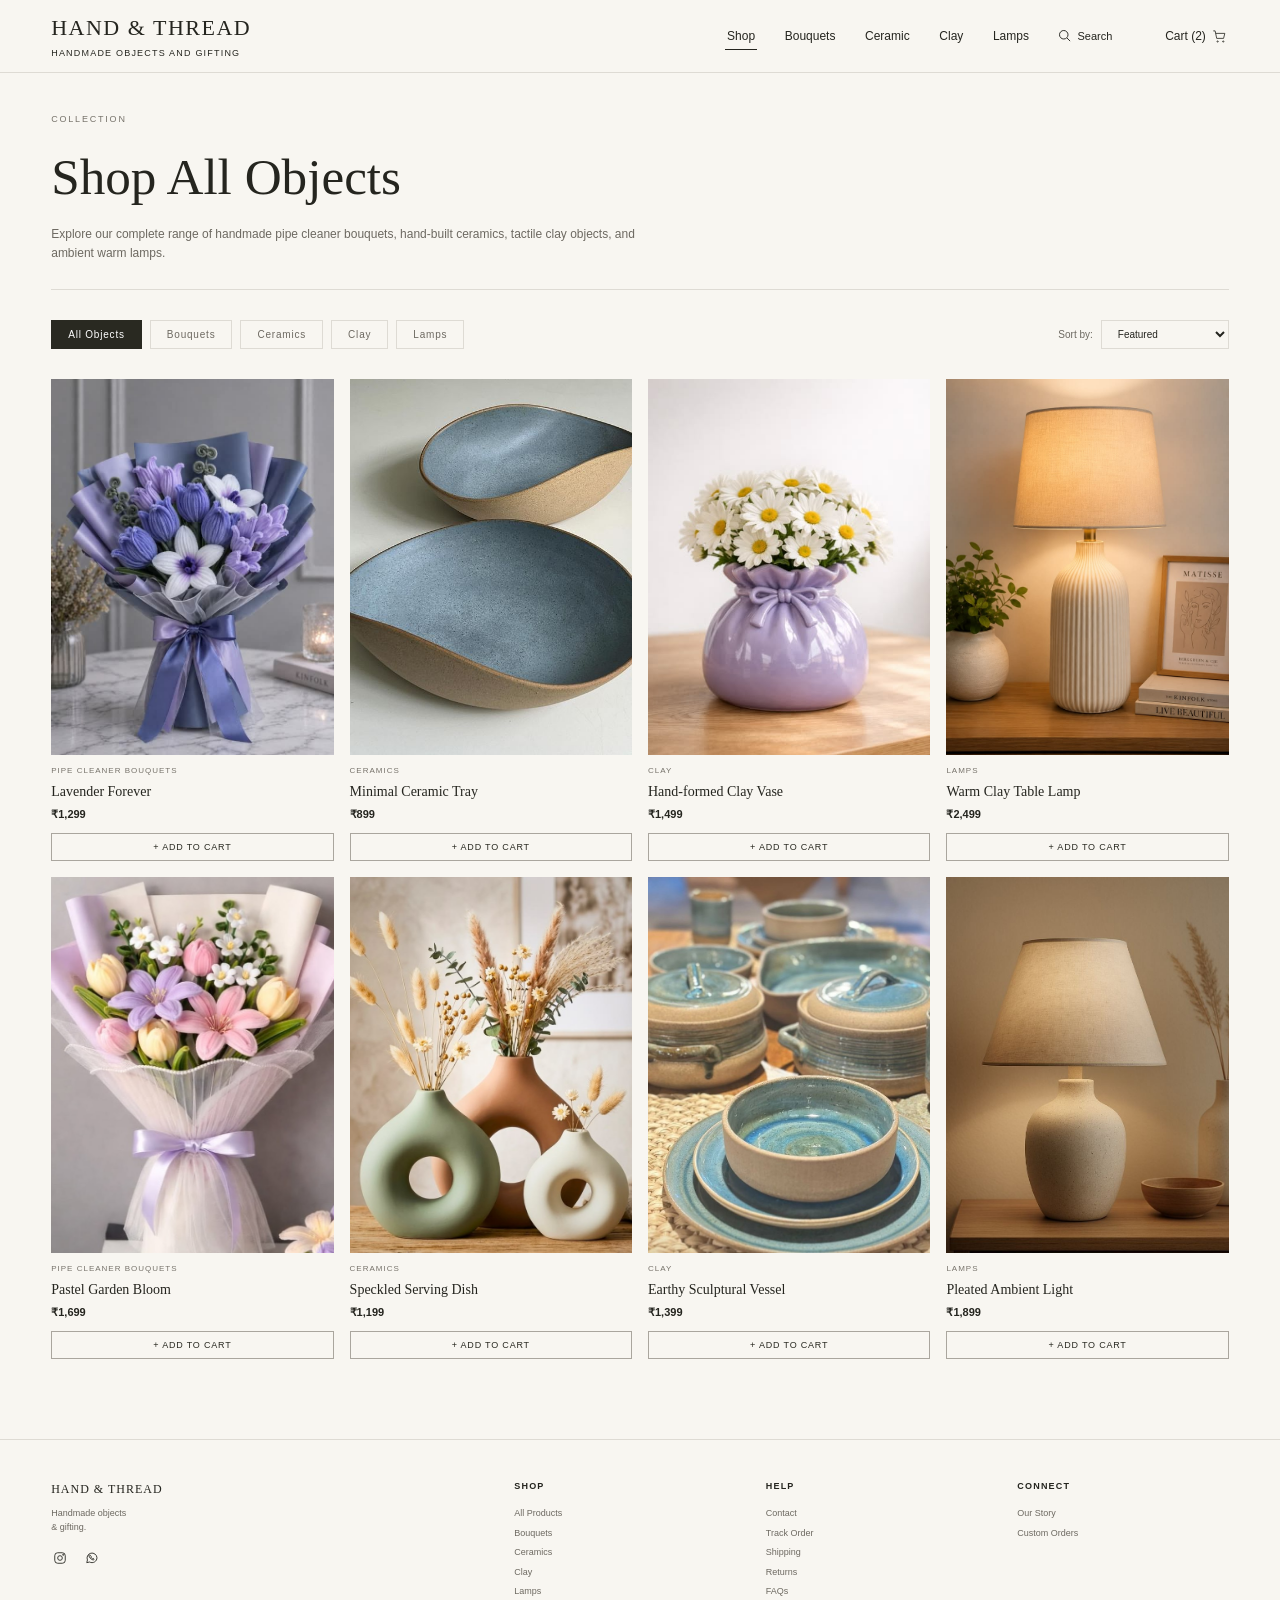
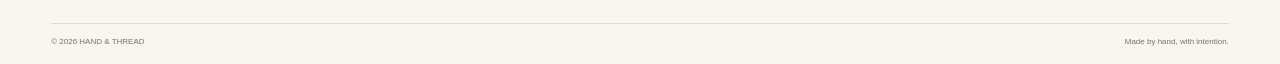
<file: shop.html>
<!DOCTYPE html>
<html lang="en">

<head>
    <meta charset="UTF-8">
    <meta name="viewport" content="width=device-width, initial-scale=1.0">

    <title>Shop Collection - Hand & Thread</title>

    <link rel="stylesheet" href="style.css">
</head>

<body>

    <!-- ==================== HEADER ==================== -->

    <header>

        <div class="nav-div">

            <div class="logo">
                <a href="index.html" class="logo-link">
                    <h2>HAND & THREAD</h2>
                    <h6>HANDMADE OBJECTS AND GIFTING</h6>
                </a>
            </div>

            <nav class="navigation">

                <a href="shop.html" class="active-nav">Shop</a>
                <a href="shop.html?category=bouquets">Bouquets</a>
                <a href="shop.html?category=ceramics">Ceramic</a>
                <a href="shop.html?category=clay">Clay</a>
                <a href="shop.html?category=lamps">Lamps</a>

                <div class="search-box">

                    <span class="search-icon">
                        <svg viewBox="0 0 24 24">
                            <circle cx="10.8" cy="10.8" r="6.8"></circle>
                            <line x1="16" y1="16" x2="21" y2="21"></line>
                        </svg>
                    </span>

                    <input type="text" placeholder="Search">

                </div>

                <a href="cart.html" class="cart">
                    Cart (2)
                    <span class="cart-icon">
                        <svg viewBox="0 0 24 24">
                            <circle cx="9" cy="20" r="1"></circle>
                            <circle cx="18" cy="20" r="1"></circle>
                            <path d="M2 3h3l2.5 12h11l2-8H6"></path>
                        </svg>
                    </span>
                </a>

            </nav>

        </div>

    </header>


    <!-- ==================== MAIN ==================== -->

    <main>

        <!-- ==================== PAGE HEADER ==================== -->

        <section class="page-banner">

            <div class="page-banner-content">

                <p class="small-text">COLLECTION</p>

                <h1>Shop All Objects</h1>

                <p class="banner-description">
                    Explore our complete range of handmade pipe cleaner bouquets, hand-built ceramics, tactile clay objects, and ambient warm lamps.
                </p>

            </div>

        </section>


        <!-- ==================== FILTER BAR ==================== -->

        <section class="catalog-section">

            <div class="filter-bar">

                <div class="filter-categories">
                    <button class="filter-btn active">All Objects</button>
                    <button class="filter-btn">Bouquets</button>
                    <button class="filter-btn">Ceramics</button>
                    <button class="filter-btn">Clay</button>
                    <button class="filter-btn">Lamps</button>
                </div>

                <div class="filter-sort">
                    <label for="sort-select">Sort by:</label>
                    <select id="sort-select">
                        <option value="featured">Featured</option>
                        <option value="price-low">Price: Low to High</option>
                        <option value="price-high">Price: High to Low</option>
                        <option value="newest">Newest Additions</option>
                    </select>
                </div>

            </div>


            <!-- ==================== PRODUCT CATALOG GRID ==================== -->

            <div class="product-grid catalog-grid">

                <article class="product-card">
                    <div class="product-image">
                        <img src="./assest/image6.jpeg" alt="Lavender Forever Bouquet">
                    </div>
                    <p class="product-category">PIPE CLEANER BOUQUETS</p>
                    <h3>Lavender Forever</h3>
                    <p class="price">₹1,299</p>
                    <button class="add-to-cart-quick">+ ADD TO CART</button>
                </article>

                <article class="product-card">
                    <div class="product-image">
                        <img src="./assest/image7.jpeg" alt="Minimal Ceramic Tray">
                    </div>
                    <p class="product-category">CERAMICS</p>
                    <h3>Minimal Ceramic Tray</h3>
                    <p class="price">₹899</p>
                    <button class="add-to-cart-quick">+ ADD TO CART</button>
                </article>

                <article class="product-card">
                    <div class="product-image">
                        <img src="./assest/img8.jpeg" alt="Hand-formed Clay Vase">
                    </div>
                    <p class="product-category">CLAY</p>
                    <h3>Hand-formed Clay Vase</h3>
                    <p class="price">₹1,499</p>
                    <button class="add-to-cart-quick">+ ADD TO CART</button>
                </article>

                <article class="product-card">
                    <div class="product-image">
                        <img src="./assest/img9.jpeg" alt="Warm Clay Table Lamp">
                    </div>
                    <p class="product-category">LAMPS</p>
                    <h3>Warm Clay Table Lamp</h3>
                    <p class="price">₹2,499</p>
                    <button class="add-to-cart-quick">+ ADD TO CART</button>
                </article>

                <article class="product-card">
                    <div class="product-image">
                        <img src="./assest/IMG2.jpeg" alt="Pastel Floral Arrangement">
                    </div>
                    <p class="product-category">PIPE CLEANER BOUQUETS</p>
                    <h3>Pastel Garden Bloom</h3>
                    <p class="price">₹1,699</p>
                    <button class="add-to-cart-quick">+ ADD TO CART</button>
                </article>

                <article class="product-card">
                    <div class="product-image">
                        <img src="./assest/IM3.jpeg" alt="Speckled Ceramic Serving Bowl">
                    </div>
                    <p class="product-category">CERAMICS</p>
                    <h3>Speckled Serving Dish</h3>
                    <p class="price">₹1,199</p>
                    <button class="add-to-cart-quick">+ ADD TO CART</button>
                </article>

                <article class="product-card">
                    <div class="product-image">
                        <img src="./assest/IMG4.jpeg" alt="Earthy Sculptural Vessel">
                    </div>
                    <p class="product-category">CLAY</p>
                    <h3>Earthy Sculptural Vessel</h3>
                    <p class="price">₹1,399</p>
                    <button class="add-to-cart-quick">+ ADD TO CART</button>
                </article>

                <article class="product-card">
                    <div class="product-image">
                        <img src="./assest/IMG5.jpeg" alt="Pleated Ambient Light">
                    </div>
                    <p class="product-category">LAMPS</p>
                    <h3>Pleated Ambient Light</h3>
                    <p class="price">₹1,899</p>
                    <button class="add-to-cart-quick">+ ADD TO CART</button>
                </article>

            </div>

        </section>

    </main>


    <!-- ==================== FOOTER ==================== -->

    <footer>

        <div class="footer-container">

            <div class="footer-brand">
                <h3>HAND & THREAD</h3>
                <p>Handmade objects<br>& gifting.</p>
                <div class="social-links">
                    <a href="#" aria-label="Instagram">
                        <svg viewBox="0 0 24 24">
                            <rect x="3" y="3" width="18" height="18" rx="5"></rect>
                            <circle cx="12" cy="12" r="4"></circle>
                            <circle cx="17.5" cy="6.5" r="1"></circle>
                        </svg>
                    </a>
                    <a href="#" aria-label="WhatsApp">
                        <svg viewBox="0 0 24 24">
                            <path d="M20.5 11.5a8.5 8.5 0 0 1-12.6 7.4L3 20l1.2-4.6A8.5 8.5 0 1 1 20.5 11.5z"></path>
                            <path d="M8.5 7.8c.3-.4.6-.4.9-.1l1.1 1.4c.2.3.2.5 0 .8l-.5.6c.6 1.2 1.5 2.1 2.7 2.7l.6-.5c.3-.2.5-.2.8 0l1.4 1.1c.3.3.3.6-.1.9-.5.5-1.2.7-1.9.5-3.3-1-5.8-3.5-6.8-6.8-.2-.7 0-1.4.5-1.9z"></path>
                        </svg>
                    </a>
                </div>
            </div>

            <div class="footer-column">
                <h4>SHOP</h4>
                <a href="shop.html">All Products</a>
                <a href="shop.html?category=bouquets">Bouquets</a>
                <a href="shop.html?category=ceramics">Ceramics</a>
                <a href="shop.html?category=clay">Clay</a>
                <a href="shop.html?category=lamps">Lamps</a>
            </div>

            <div class="footer-column">
                <h4>HELP</h4>
                <a href="contact.html">Contact</a>
                <a href="contact.html#track">Track Order</a>
                <a href="contact.html#shipping">Shipping</a>
                <a href="contact.html#returns">Returns</a>
                <a href="contact.html#faqs">FAQs</a>
            </div>

            <div class="footer-column">
                <h4>CONNECT</h4>
                <a href="story.html">Our Story</a>
                <a href="custom-order.html">Custom Orders</a>
            </div>

        </div>

        <div class="footer-bottom">
            <p>© 2026 HAND & THREAD</p>
            <p>Made by hand, with intention.</p>
        </div>

    </footer>

</body>

</html>
</file>
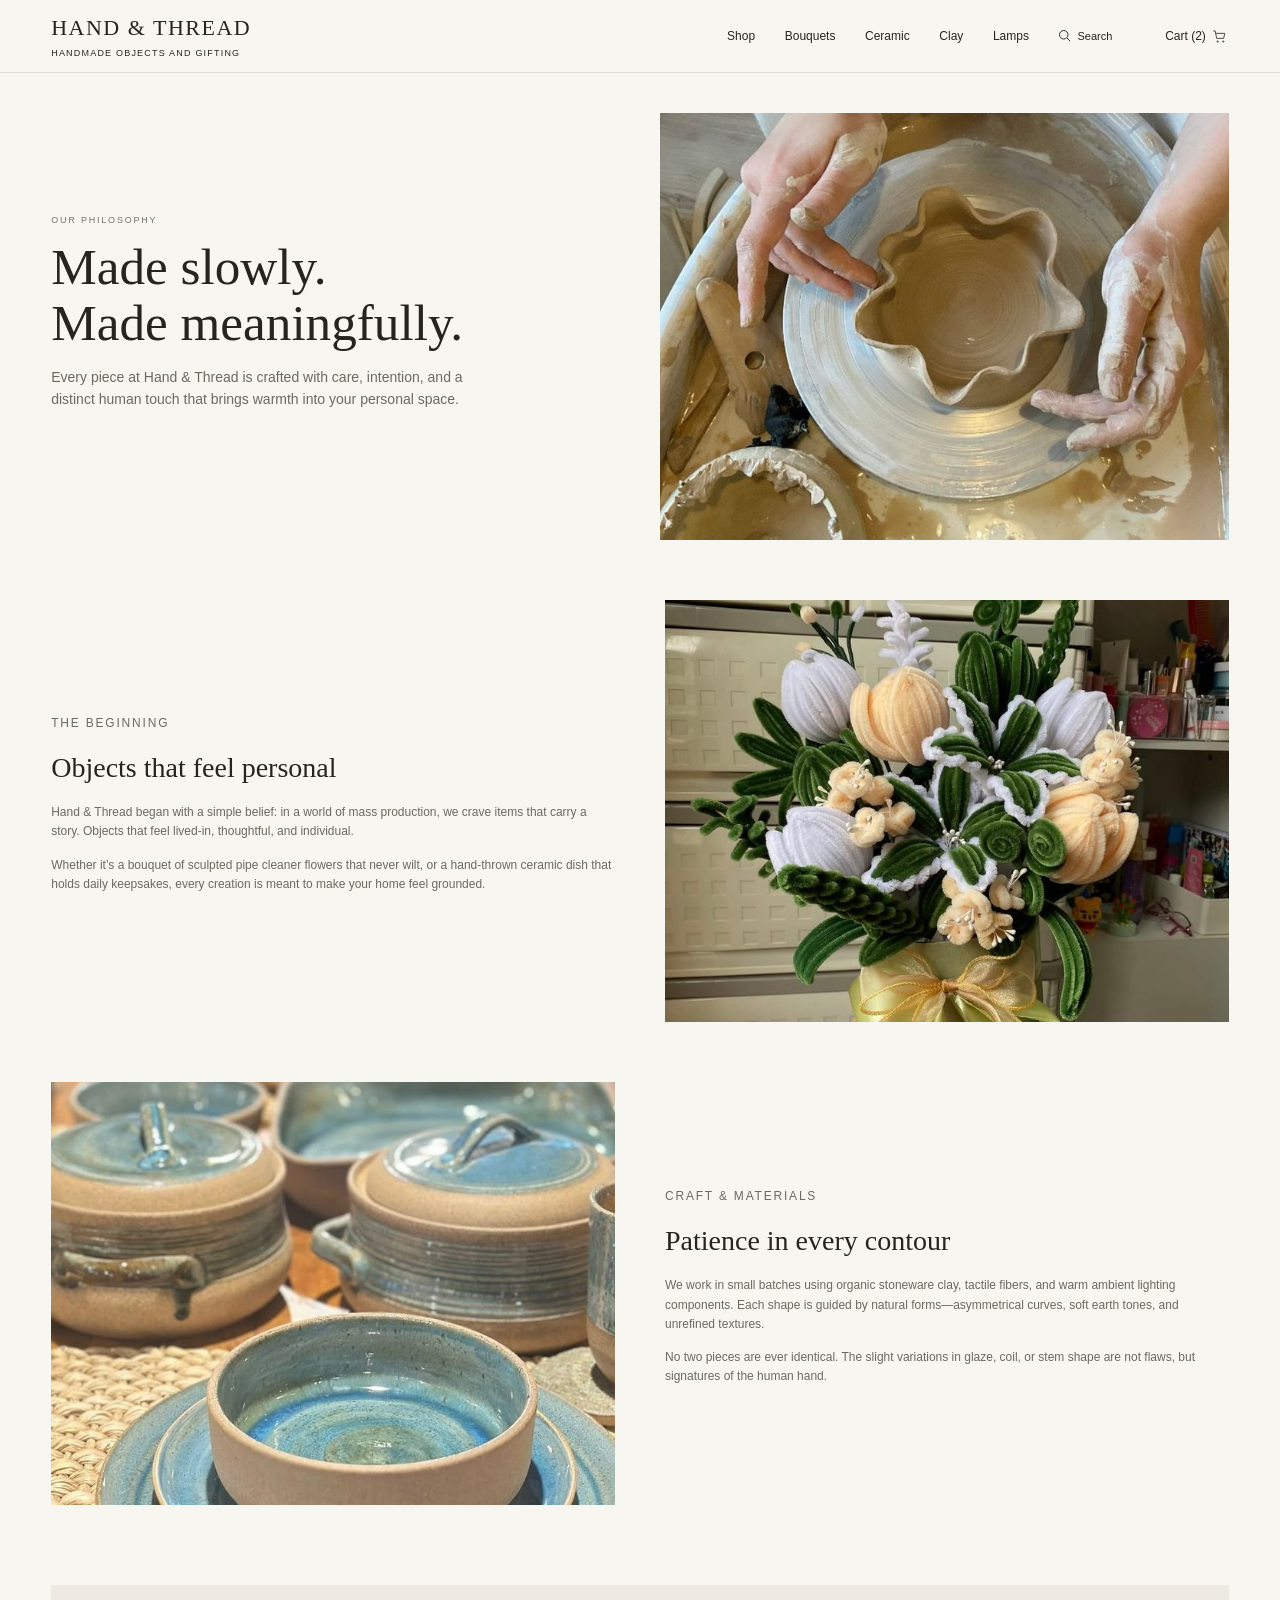
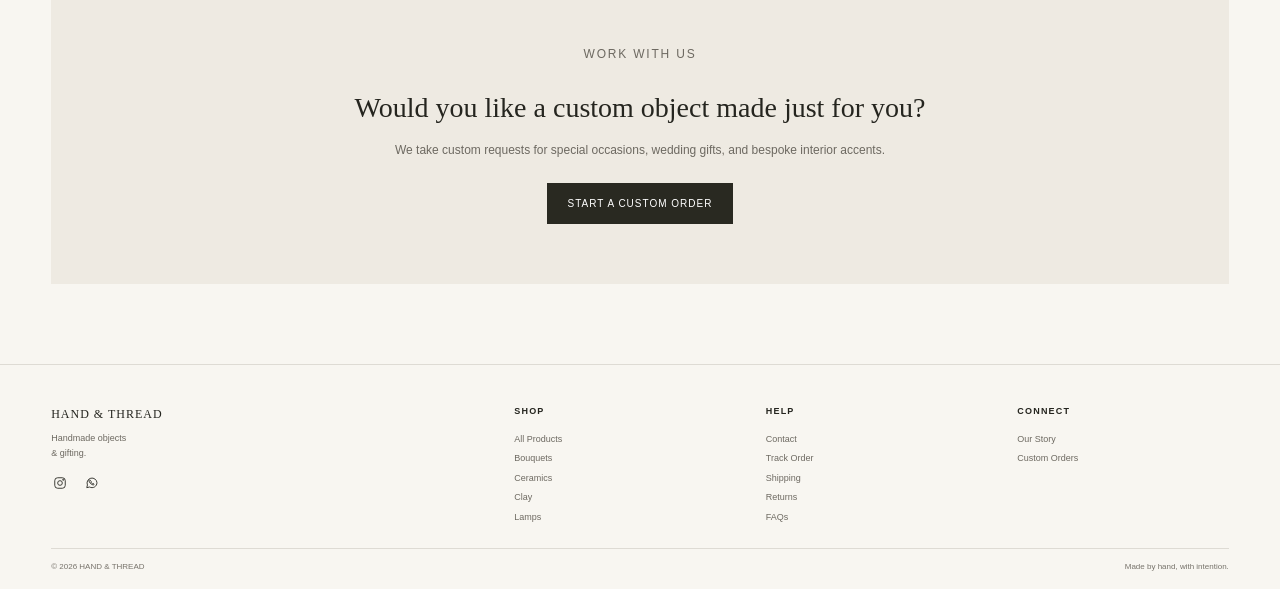
<file: story.html>
<!DOCTYPE html>
<html lang="en">

<head>
    <meta charset="UTF-8">
    <meta name="viewport" content="width=device-width, initial-scale=1.0">

    <title>Our Story - Hand & Thread</title>

    <link rel="stylesheet" href="style.css">
</head>

<body>

    <!-- ==================== HEADER ==================== -->

    <header>

        <div class="nav-div">

            <div class="logo">
                <a href="index.html" class="logo-link">
                    <h2>HAND & THREAD</h2>
                    <h6>HANDMADE OBJECTS AND GIFTING</h6>
                </a>
            </div>

            <nav class="navigation">

                <a href="shop.html">Shop</a>
                <a href="shop.html?category=bouquets">Bouquets</a>
                <a href="shop.html?category=ceramics">Ceramic</a>
                <a href="shop.html?category=clay">Clay</a>
                <a href="shop.html?category=lamps">Lamps</a>

                <div class="search-box">

                    <span class="search-icon">
                        <svg viewBox="0 0 24 24">
                            <circle cx="10.8" cy="10.8" r="6.8"></circle>
                            <line x1="16" y1="16" x2="21" y2="21"></line>
                        </svg>
                    </span>

                    <input type="text" placeholder="Search">

                </div>

                <a href="cart.html" class="cart">
                    Cart (2)
                    <span class="cart-icon">
                        <svg viewBox="0 0 24 24">
                            <circle cx="9" cy="20" r="1"></circle>
                            <circle cx="18" cy="20" r="1"></circle>
                            <path d="M2 3h3l2.5 12h11l2-8H6"></path>
                        </svg>
                    </span>
                </a>

            </nav>

        </div>

    </header>


    <!-- ==================== MAIN ==================== -->

    <main>

        <!-- ==================== STORY HERO ==================== -->

        <section class="story-hero-section">

            <div class="story-hero-content">

                <p class="small-text">OUR PHILOSOPHY</p>

                <h1>Made slowly.<br>Made meaningfully.</h1>

                <p class="hero-description">
                    Every piece at Hand & Thread is crafted with care, intention, and a distinct human touch that brings warmth into your personal space.
                </p>

            </div>

            <div class="story-hero-image">
                <img src="./assest/img10.jpeg" alt="Pottery and Craft Studio Process">
            </div>

        </section>


        <!-- ==================== STORY VALUES ==================== -->

        <section class="story-details-section">

            <div class="story-block">

                <div class="story-text-column">
                    <p class="small-text">THE BEGINNING</p>
                    <h2>Objects that feel personal</h2>
                    <p>
                        Hand & Thread began with a simple belief: in a world of mass production, we crave items that carry a story. Objects that feel lived-in, thoughtful, and individual.
                    </p>
                    <p>
                        Whether it’s a bouquet of sculpted pipe cleaner flowers that never wilt, or a hand-thrown ceramic dish that holds daily keepsakes, every creation is meant to make your home feel grounded.
                    </p>
                </div>

                <div class="story-image-column">
                    <img src="./assest/img11.jpeg" alt="Handmade flower creation">
                </div>

            </div>


            <div class="story-block reverse">

                <div class="story-image-column">
                    <img src="./assest/IMG4.jpeg" alt="Hand-built clay art object">
                </div>

                <div class="story-text-column">
                    <p class="small-text">CRAFT & MATERIALS</p>
                    <h2>Patience in every contour</h2>
                    <p>
                        We work in small batches using organic stoneware clay, tactile fibers, and warm ambient lighting components. Each shape is guided by natural forms—asymmetrical curves, soft earth tones, and unrefined textures.
                    </p>
                    <p>
                        No two pieces are ever identical. The slight variations in glaze, coil, or stem shape are not flaws, but signatures of the human hand.
                    </p>
                </div>

            </div>

        </section>


        <!-- ==================== CUSTOM CTA BANNER ==================== -->

        <section class="story-cta-banner">

            <p class="small-text">WORK WITH US</p>

            <h2>Would you like a custom object made just for you?</h2>

            <p>We take custom requests for special occasions, wedding gifts, and bespoke interior accents.</p>

            <a href="custom-order.html" class="primary-btn">START A CUSTOM ORDER</a>

        </section>

    </main>


    <!-- ==================== FOOTER ==================== -->

    <footer>

        <div class="footer-container">

            <div class="footer-brand">
                <h3>HAND & THREAD</h3>
                <p>Handmade objects<br>& gifting.</p>
                <div class="social-links">
                    <a href="#" aria-label="Instagram">
                        <svg viewBox="0 0 24 24">
                            <rect x="3" y="3" width="18" height="18" rx="5"></rect>
                            <circle cx="12" cy="12" r="4"></circle>
                            <circle cx="17.5" cy="6.5" r="1"></circle>
                        </svg>
                    </a>
                    <a href="#" aria-label="WhatsApp">
                        <svg viewBox="0 0 24 24">
                            <path d="M20.5 11.5a8.5 8.5 0 0 1-12.6 7.4L3 20l1.2-4.6A8.5 8.5 0 1 1 20.5 11.5z"></path>
                            <path d="M8.5 7.8c.3-.4.6-.4.9-.1l1.1 1.4c.2.3.2.5 0 .8l-.5.6c.6 1.2 1.5 2.1 2.7 2.7l.6-.5c.3-.2.5-.2.8 0l1.4 1.1c.3.3.3.6-.1.9-.5.5-1.2.7-1.9.5-3.3-1-5.8-3.5-6.8-6.8-.2-.7 0-1.4.5-1.9z"></path>
                        </svg>
                    </a>
                </div>
            </div>

            <div class="footer-column">
                <h4>SHOP</h4>
                <a href="shop.html">All Products</a>
                <a href="shop.html?category=bouquets">Bouquets</a>
                <a href="shop.html?category=ceramics">Ceramics</a>
                <a href="shop.html?category=clay">Clay</a>
                <a href="shop.html?category=lamps">Lamps</a>
            </div>

            <div class="footer-column">
                <h4>HELP</h4>
                <a href="contact.html">Contact</a>
                <a href="contact.html#track">Track Order</a>
                <a href="contact.html#shipping">Shipping</a>
                <a href="contact.html#returns">Returns</a>
                <a href="contact.html#faqs">FAQs</a>
            </div>

            <div class="footer-column">
                <h4>CONNECT</h4>
                <a href="story.html">Our Story</a>
                <a href="custom-order.html">Custom Orders</a>
            </div>

        </div>

        <div class="footer-bottom">
            <p>© 2026 HAND & THREAD</p>
            <p>Made by hand, with intention.</p>
        </div>

    </footer>

</body>

</html>
</file>
<file: style.css>
/* =====================================================
   HAND & THREAD - UNIFIED RESPONSIVE DESIGN SYSTEM
   Optimized for 4K Monitors, Laptops, Tablets & Mobile
===================================================== */

/* =====================================================
   RESET & BASE STYLES
===================================================== */

*,
*::before,
*::after {
    margin: 0;
    padding: 0;
    box-sizing: border-box;
}

html {
    scroll-behavior: smooth;
    font-size: 16px;
    -webkit-text-size-adjust: 100%;
}

body {
    font-family: Arial, Helvetica, sans-serif;
    background: #f8f6f1;
    color: #25251f;
    overflow-x: hidden;
    width: 100%;
    max-width: 100vw;
    line-height: 1.5;
}

a {
    text-decoration: none;
    color: inherit;
    transition: opacity 0.2s ease, color 0.2s ease;
    display: inline-block;
}

img,
video,
svg {
    display: block;
    width: 100%;
    max-width: 100%;
    height: auto;
}

button,
input,
select,
textarea {
    font-family: inherit;
    font-size: inherit;
    color: inherit;
}


/* =====================================================
   HEADER & NAVIGATION
===================================================== */

header {
    width: 100%;
    border-bottom: 1px solid #dedbd4;
    background: #f8f6f1;
    position: sticky;
    top: 0;
    z-index: 1000;
}

.nav-div {
    width: min(92%, 1400px);
    min-height: 72px;
    margin: auto;
    display: flex;
    align-items: center;
    justify-content: space-between;
    gap: 20px;
    padding: 10px 0;
}

.logo-link {
    text-decoration: none;
    color: inherit;
    display: block;
}

.logo h2 {
    font-family: Georgia, serif;
    font-size: clamp(18px, 2.2vw, 22px);
    font-weight: 400;
    letter-spacing: 1.5px;
    white-space: nowrap;
}

.logo h6 {
    margin-top: 3px;
    font-size: clamp(7px, 1vw, 9px);
    font-weight: 400;
    letter-spacing: 1.2px;
    white-space: nowrap;
}

.navigation {
    display: flex;
    align-items: center;
    gap: clamp(12px, 2vw, 28px);
    flex-wrap: wrap;
}

.navigation > a {
    font-size: clamp(10px, 1.1vw, 12px);
    white-space: nowrap;
    padding: 4px 2px;
}

.navigation > a:hover {
    opacity: 0.6;
}

.active-nav,
.active-cart {
    border-bottom: 1.5px solid #25251f;
    padding-bottom: 2px;
}


/* =====================================================
   SEARCH & CART
===================================================== */

.search-box {
    display: flex;
    align-items: center;
    gap: 6px;
    border-bottom: 1px solid transparent;
    transition: border-color 0.2s ease;
}

.search-icon {
    width: 15px;
    height: 15px;
    display: flex;
    flex-shrink: 0;
}

.search-icon svg {
    width: 100%;
    height: 100%;
    fill: none;
    stroke: #25251f;
    stroke-width: 1.5;
}

.search-box input {
    width: 60px;
    border: none;
    outline: none;
    background: transparent;
    font-size: 11px;
    transition: width 0.3s ease;
}

.search-box input:focus {
    width: 100px;
    border-bottom: 1px solid #25251f;
}

.search-box input::placeholder {
    color: #25251f;
}

.cart {
    display: flex;
    align-items: center;
    gap: 6px;
    font-size: 11px;
    white-space: nowrap;
}

.cart-icon {
    width: 15px;
    height: 15px;
    display: flex;
    flex-shrink: 0;
}

.cart-icon svg {
    width: 100%;
    height: 100%;
    fill: none;
    stroke: #25251f;
    stroke-width: 1.3;
}


/* =====================================================
   BUTTONS & TYPOGRAPHY UTILITIES
===================================================== */

.primary-btn {
    display: inline-block;
    background: #292921;
    color: #fff;
    padding: 12px 20px;
    font-size: 10px;
    letter-spacing: 1px;
    border: 1px solid #292921;
    cursor: pointer;
    text-align: center;
    text-transform: uppercase;
    transition: background 0.3s ease, color 0.3s ease, border-color 0.3s ease;
}

.primary-btn:hover {
    background: #111;
    border-color: #111;
}

.secondary-btn {
    display: inline-block;
    border: 1px solid #aaa69e;
    background: transparent;
    color: #25251f;
    padding: 11px 20px;
    font-size: 10px;
    letter-spacing: 1px;
    cursor: pointer;
    text-align: center;
    text-transform: uppercase;
    transition: background 0.3s ease, color 0.3s ease, border-color 0.3s ease;
}

.secondary-btn:hover {
    background: #292921;
    color: #fff;
    border-color: #292921;
}

.small-text {
    font-size: 9px;
    letter-spacing: 1.8px;
    color: #77736b;
    text-transform: uppercase;
    margin-bottom: 12px;
}


/* =====================================================
   HERO SECTION
===================================================== */

.hero {
    display: grid;
    grid-template-columns: 1fr 1fr;
    width: 100%;
    min-height: calc(100vh - 72px);
    max-height: 720px;
    margin: 0;
    padding: 0;
}

.hero-content {
    display: flex;
    flex-direction: column;
    justify-content: center;
    padding: 60px 8%;
}

.hero h1 {
    font-family: Georgia, serif;
    font-weight: 400;
    font-size: clamp(34px, 4.5vw, 68px);
    line-height: 1.05;
    margin-bottom: 20px;
}

.hero-description {
    color: #6d6961;
    font-size: clamp(11px, 1.2vw, 14px);
    line-height: 1.6;
    margin-bottom: 28px;
    max-width: 440px;
}

.hero-buttons {
    display: flex;
    align-items: center;
    gap: 14px;
    flex-wrap: wrap;
}

.hero-image {
    width: 100%;
    height: 100%;
    overflow: hidden;
    background: #eeeae2;
}

.hero-image img {
    width: 100%;
    height: 100%;
    object-fit: cover;
}


/* =====================================================
   COLLECTION SECTION
===================================================== */

.collection {
    width: min(92%, 1400px);
    margin: 60px auto 80px;
}

.section-heading {
    margin-bottom: 18px;
}

.section-heading h2,
.products-heading h2 {
    font-family: Georgia, serif;
    font-size: clamp(22px, 3vw, 28px);
    font-weight: 400;
}

.collection-grid {
    display: grid;
    grid-template-columns: repeat(4, 1fr);
    gap: 12px;
}

.collection-card {
    position: relative;
    overflow: hidden;
    background: #eeeae2;
    aspect-ratio: 3 / 4;
}

.collection-card img {
    width: 100%;
    height: 100%;
    object-fit: cover;
    transition: transform 0.4s ease;
}

.collection-card:hover img {
    transform: scale(1.04);
}

.card-content {
    position: absolute;
    left: 16px;
    bottom: 16px;
    color: white;
    text-shadow: 0 2px 6px rgba(0, 0, 0, 0.5);
}

.card-content h3 {
    font-family: Georgia, serif;
    font-size: clamp(18px, 2vw, 22px);
    font-weight: 400;
    margin-bottom: 4px;
}

.card-content a {
    font-size: 9px;
    letter-spacing: 1px;
}


/* =====================================================
   PRODUCTS SECTION
===================================================== */

.products {
    width: min(92%, 1400px);
    margin: 0 auto 70px;
}

.products-heading {
    display: flex;
    align-items: flex-end;
    justify-content: space-between;
    margin-bottom: 20px;
    gap: 15px;
}

.products-heading .small-text {
    margin-bottom: 4px;
}

.products-heading > a {
    font-size: 10px;
    padding-bottom: 3px;
    border-bottom: 1px solid #292921;
    white-space: nowrap;
}

.product-grid {
    display: grid;
    grid-template-columns: repeat(4, 1fr);
    gap: 16px;
}

.product-card {
    display: flex;
    flex-direction: column;
}

.product-image {
    aspect-ratio: 3 / 4;
    overflow: hidden;
    background: #eeeae2;
}

.product-image img {
    width: 100%;
    height: 100%;
    object-fit: cover;
    transition: transform 0.4s ease;
}

.product-card:hover img {
    transform: scale(1.04);
}

.product-category {
    font-size: 8px;
    letter-spacing: 1px;
    color: #77736b;
    margin-top: 10px;
    margin-bottom: 4px;
    text-transform: uppercase;
}

.product-card h3 {
    font-family: Georgia, serif;
    font-size: 14px;
    font-weight: 400;
    margin-bottom: 4px;
}

.price {
    font-size: 11px;
    font-weight: 600;
}


/* =====================================================
   STORY HOMEPAGE SECTION
===================================================== */

.story {
    width: min(92%, 1400px);
    margin: 70px auto;
    display: grid;
    grid-template-columns: 1fr 1fr;
    align-items: stretch;
}

.story-image {
    min-height: 300px;
    background: #eeeae2;
}

.story-image img {
    width: 100%;
    height: 100%;
    object-fit: cover;
}

.story-content {
    background: #eeeae2;
    padding: clamp(30px, 5vw, 60px);
    display: flex;
    flex-direction: column;
    justify-content: center;
}

.story-content h2 {
    font-family: Georgia, serif;
    font-size: clamp(24px, 3vw, 32px);
    font-weight: 400;
    line-height: 1.1;
    margin-bottom: 18px;
}

.story-content > p:not(.small-text) {
    max-width: 460px;
    color: #6d6961;
    font-size: 11px;
    line-height: 1.6;
    margin-bottom: 12px;
}

.story-link {
    display: inline-block;
    width: fit-content;
    margin-top: 8px;
    font-size: 9px;
    letter-spacing: 1px;
    border-bottom: 1px solid #292921;
    padding-bottom: 3px;
}


/* =====================================================
   CUSTOM ORDER HOMEPAGE BANNER
===================================================== */

.custom-order {
    width: min(92%, 1400px);
    margin: 0 auto 80px;
    display: grid;
    grid-template-columns: 1fr 1fr;
    min-height: 180px;
    align-items: stretch;
}

.custom-content {
    background: #f8f6f1;
    display: flex;
    flex-direction: column;
    justify-content: center;
    align-items: center;
    text-align: center;
    padding: clamp(24px, 4vw, 40px);
    border: 1px solid #dedbd4;
    border-right: none;
}

.custom-content .small-text {
    margin-bottom: 6px;
}

.custom-content h2 {
    font-family: Georgia, serif;
    font-size: clamp(20px, 2.5vw, 24px);
    font-weight: 400;
    margin-bottom: 8px;
}

.custom-content p:not(.small-text) {
    color: #77736b;
    font-size: 10px;
    line-height: 1.5;
    max-width: 380px;
    margin-bottom: 16px;
}

.custom-image {
    min-height: 180px;
    background: #eeeae2;
}

.custom-image img {
    width: 100%;
    height: 100%;
    object-fit: cover;
}


/* =====================================================
   PAGE BANNER & CATALOG STYLES
===================================================== */

.page-banner {
    width: min(92%, 1400px);
    margin: 40px auto 30px;
    padding-bottom: 25px;
    border-bottom: 1px solid #dedbd4;
}

.page-banner-content h1 {
    font-family: Georgia, serif;
    font-size: clamp(30px, 4vw, 52px);
    font-weight: 400;
    margin-top: 6px;
    margin-bottom: 10px;
}

.banner-description {
    color: #6d6961;
    font-size: 12px;
    line-height: 1.6;
    max-width: 600px;
}

.catalog-section {
    width: min(92%, 1400px);
    margin: 0 auto 80px;
}

.filter-bar {
    display: flex;
    align-items: center;
    justify-content: space-between;
    margin-bottom: 30px;
    gap: 16px;
    flex-wrap: wrap;
}

.filter-categories {
    display: flex;
    gap: 8px;
    flex-wrap: wrap;
}

.filter-btn {
    background: transparent;
    border: 1px solid #dedbd4;
    padding: 8px 16px;
    font-size: 10px;
    letter-spacing: 0.8px;
    cursor: pointer;
    color: #6d6961;
    transition: all 0.2s ease;
}

.filter-btn:hover,
.filter-btn.active {
    background: #292921;
    color: #fff;
    border-color: #292921;
}

.filter-sort {
    display: flex;
    align-items: center;
    gap: 8px;
    font-size: 10px;
    color: #6d6961;
}

.filter-sort select {
    border: 1px solid #dedbd4;
    background: #f8f6f1;
    padding: 7px 12px;
    font-size: 10px;
    color: #25251f;
    outline: none;
    cursor: pointer;
}


/* =====================================================
   STORY PAGE STYLES
===================================================== */

.story-hero-section {
    width: min(92%, 1400px);
    margin: 40px auto 60px;
    display: grid;
    grid-template-columns: 1fr 1fr;
    gap: 40px;
    align-items: center;
}

.story-hero-content h1 {
    font-family: Georgia, serif;
    font-size: clamp(32px, 4vw, 54px);
    font-weight: 400;
    line-height: 1.08;
    margin-top: 8px;
    margin-bottom: 16px;
}

.story-hero-image {
    aspect-ratio: 4 / 3;
    overflow: hidden;
    background: #eeeae2;
}

.story-hero-image img {
    width: 100%;
    height: 100%;
    object-fit: cover;
}

.story-details-section {
    width: min(92%, 1400px);
    margin: 60px auto 80px;
    display: flex;
    flex-direction: column;
    gap: 60px;
}

.story-block {
    display: grid;
    grid-template-columns: 1fr 1fr;
    gap: 50px;
    align-items: center;
}

.story-text-column h2 {
    font-family: Georgia, serif;
    font-size: clamp(22px, 3vw, 28px);
    font-weight: 400;
    margin-top: 6px;
    margin-bottom: 14px;
}

.story-text-column p {
    color: #6d6961;
    font-size: 12px;
    line-height: 1.6;
    margin-bottom: 14px;
}

.story-image-column {
    aspect-ratio: 4 / 3;
    overflow: hidden;
    background: #eeeae2;
}

.story-image-column img {
    width: 100%;
    height: 100%;
    object-fit: cover;
}

.story-cta-banner {
    width: min(92%, 1400px);
    margin: 0 auto 80px;
    background: #eeeae2;
    padding: clamp(35px, 5vw, 60px) 25px;
    text-align: center;
}

.story-cta-banner h2 {
    font-family: Georgia, serif;
    font-size: clamp(20px, 3vw, 28px);
    font-weight: 400;
    margin-top: 6px;
    margin-bottom: 12px;
}

.story-cta-banner p {
    color: #6d6961;
    font-size: 12px;
    margin-bottom: 24px;
}


/* =====================================================
   CART PAGE STYLES
===================================================== */

.cart-section {
    width: min(92%, 1400px);
    margin: 40px auto 80px;
}

.cart-header-title {
    margin-bottom: 30px;
    padding-bottom: 15px;
    border-bottom: 1px solid #dedbd4;
}

.cart-header-title h1 {
    font-family: Georgia, serif;
    font-size: clamp(30px, 4vw, 44px);
    font-weight: 400;
    margin-top: 5px;
}

.cart-content-grid {
    display: grid;
    grid-template-columns: 1fr 360px;
    gap: 40px;
    align-items: start;
}

.shipping-notice {
    background: #eeeae2;
    padding: 14px 20px;
    font-size: 12px;
    color: #4a4740;
    margin-bottom: 25px;
    border-left: 3px solid #292921;
}

.shipping-notice strong {
    color: #25251f;
}

.cart-table-header {
    display: grid;
    grid-template-columns: 3fr 1fr 1fr 1fr;
    padding-bottom: 12px;
    border-bottom: 1px solid #dedbd4;
    font-size: 9px;
    letter-spacing: 1.2px;
    color: #77736b;
    text-transform: uppercase;
}

.cart-table-header .col-price,
.cart-table-header .col-quantity {
    text-align: center;
}

.cart-table-header .col-total {
    text-align: right;
}

.cart-item {
    display: grid;
    grid-template-columns: 3fr 1fr 1fr 1fr;
    align-items: center;
    padding: 24px 0;
    border-bottom: 1px solid #dedbd4;
}

.cart-product-info {
    display: flex;
    gap: 16px;
    align-items: center;
}

.cart-item-image {
    width: 80px;
    height: 100px;
    flex-shrink: 0;
    overflow: hidden;
    background: #e8e4dc;
}

.cart-item-image img {
    width: 100%;
    height: 100%;
    object-fit: cover;
}

.cart-item-details h3 {
    font-family: Georgia, serif;
    font-size: 15px;
    font-weight: 400;
    margin-bottom: 4px;
}

.cart-item-details .product-category {
    font-size: 8px;
    letter-spacing: 1px;
    color: #77736b;
    margin-bottom: 3px;
}

.item-variant {
    font-size: 11px;
    color: #77736b;
    margin-bottom: 8px;
}

.remove-btn {
    background: none;
    border: none;
    color: #8c877d;
    font-size: 10px;
    cursor: pointer;
    display: inline-flex;
    align-items: center;
    gap: 4px;
    padding: 0;
    letter-spacing: 0.5px;
    transition: color 0.2s;
}

.remove-btn:hover {
    color: #c93b3b;
}

.remove-icon {
    width: 11px;
    height: 11px;
    stroke: currentColor;
    stroke-width: 2;
    fill: none;
}

.cart-price {
    font-size: 13px;
    text-align: center;
    color: #4a4740;
}

.cart-quantity {
    display: flex;
    justify-content: center;
}

.qty-selector {
    display: inline-flex;
    align-items: center;
    border: 1px solid #dedbd4;
    background: #fff;
}

.qty-btn {
    background: none;
    border: none;
    width: 34px;
    height: 34px;
    font-size: 14px;
    cursor: pointer;
    color: #25251f;
    display: flex;
    align-items: center;
    justify-content: center;
    transition: background 0.2s;
}

.qty-btn:hover {
    background: #eeeae2;
}

.qty-input {
    width: 38px;
    height: 34px;
    border: none;
    text-align: center;
    font-size: 12px;
    color: #25251f;
    background: transparent;
    outline: none;
}

.cart-total-price {
    font-size: 14px;
    font-weight: 600;
    text-align: right;
    color: #25251f;
}

.cart-extra-options {
    margin-top: 25px;
    padding: 20px;
    background: #eeeae2;
}

.gift-note-box label {
    display: flex;
    align-items: center;
    gap: 8px;
    font-size: 12px;
    font-weight: 500;
    color: #25251f;
    margin-bottom: 10px;
}

.gift-icon {
    width: 16px;
    height: 16px;
    stroke: #25251f;
    stroke-width: 1.5;
    fill: none;
}

.gift-note-box textarea {
    width: 100%;
    height: 80px;
    border: 1px solid #dedbd4;
    background: #f8f6f1;
    padding: 12px;
    font-size: 12px;
    color: #25251f;
    resize: vertical;
    outline: none;
}

.gift-note-box textarea::placeholder {
    color: #99948a;
}

.cart-actions-row {
    margin-top: 25px;
    display: flex;
    justify-content: space-between;
}

.summary-card {
    background: #eeeae2;
    padding: 28px 24px;
}

.summary-card h3 {
    font-family: Georgia, serif;
    font-size: 18px;
    font-weight: 400;
    margin-bottom: 20px;
    padding-bottom: 12px;
    border-bottom: 1px solid #dedbd4;
}

.summary-line {
    display: flex;
    justify-content: space-between;
    font-size: 12px;
    margin-bottom: 14px;
    color: #555149;
}

.free-text {
    color: #2b6e40;
    font-size: 10px;
    letter-spacing: 0.8px;
    font-weight: 600;
}

.promo-box {
    display: flex;
    gap: 8px;
    margin: 20px 0;
}

.promo-box input {
    flex: 1;
    padding: 10px 12px;
    border: 1px solid #dedbd4;
    background: #f8f6f1;
    font-size: 11px;
    outline: none;
    text-transform: uppercase;
}

.promo-box .secondary-btn {
    padding: 10px 16px;
}

.summary-divider {
    height: 1px;
    background: #dedbd4;
    margin: 18px 0;
}

.total-line {
    font-size: 14px;
    color: #25251f;
    font-weight: 500;
    margin-bottom: 22px;
}

.total-price {
    font-size: 18px;
    font-weight: 600;
}

.checkout-btn {
    width: 100%;
    padding: 15px;
    font-size: 10px;
    letter-spacing: 1.2px;
}

.checkout-guarantee {
    margin-top: 22px;
    display: flex;
    flex-direction: column;
    gap: 10px;
}

.guarantee-item {
    display: flex;
    align-items: center;
    gap: 8px;
    font-size: 10px;
    color: #6d6961;
}

.guarantee-item svg {
    width: 14px;
    height: 14px;
    stroke: #6d6961;
    stroke-width: 1.5;
    fill: none;
}

.cart-recommended {
    margin-top: 80px;
    border-top: 1px solid #dedbd4;
    padding-top: 40px;
}

.add-to-cart-quick {
    margin-top: 10px;
    width: 100%;
    background: transparent;
    border: 1px solid #aaa69e;
    padding: 8px;
    font-size: 9px;
    letter-spacing: 0.8px;
    cursor: pointer;
    color: #292921;
    transition: all 0.2s;
}

.add-to-cart-quick:hover {
    background: #292921;
    color: #fff;
}


/* =====================================================
   CUSTOM FORM & CONTACT STYLES
===================================================== */

.custom-form-section,
.contact-section {
    width: min(92%, 1400px);
    margin: 40px auto 80px;
}

.custom-grid,
.contact-grid {
    display: grid;
    grid-template-columns: 1fr 380px;
    gap: 50px;
    align-items: start;
}

.contact-grid {
    grid-template-columns: 1fr 1fr;
}

.custom-request-form,
.contact-form {
    display: flex;
    flex-direction: column;
    gap: 18px;
}

.form-row {
    display: grid;
    grid-template-columns: 1fr 1fr;
    gap: 16px;
}

.form-group {
    display: flex;
    flex-direction: column;
    gap: 6px;
}

.form-group label {
    font-size: 10px;
    letter-spacing: 0.8px;
    text-transform: uppercase;
    color: #77736b;
}

.form-group input,
.form-group select,
.form-group textarea {
    padding: 12px 14px;
    border: 1px solid #dedbd4;
    background: #f8f6f1;
    font-size: 12px;
    color: #25251f;
    outline: none;
    transition: border-color 0.2s;
    width: 100%;
}

.form-group input:focus,
.form-group select:focus,
.form-group textarea:focus {
    border-color: #25251f;
}

.form-group textarea {
    height: 120px;
    resize: vertical;
}

.submit-request-btn {
    align-self: flex-start;
    padding: 14px 28px;
}

.custom-process-card {
    background: #eeeae2;
    padding: 32px 26px;
}

.custom-process-card h3 {
    font-family: Georgia, serif;
    font-size: 18px;
    font-weight: 400;
    margin-bottom: 22px;
    padding-bottom: 12px;
    border-bottom: 1px solid #dedbd4;
}

.process-step {
    display: flex;
    gap: 14px;
    margin-bottom: 22px;
}

.step-num {
    font-family: Georgia, serif;
    font-size: 15px;
    font-weight: 600;
    color: #77736b;
}

.process-step h4 {
    font-size: 12px;
    font-weight: 600;
    margin-bottom: 4px;
}

.process-step p {
    font-size: 11px;
    color: #6d6961;
    line-height: 1.5;
}

.contact-channels {
    display: grid;
    grid-template-columns: 1fr 1fr;
    gap: 16px;
    margin-bottom: 30px;
}

.channel-card {
    background: #eeeae2;
    padding: 22px 18px;
}

.channel-card h4 {
    font-size: 10px;
    letter-spacing: 1px;
    margin-bottom: 6px;
}

.channel-card p {
    font-size: 10px;
    color: #6d6961;
    margin-bottom: 12px;
    line-height: 1.5;
}

.channel-link {
    font-size: 10px;
    font-weight: 600;
    border-bottom: 1px solid #25251f;
    padding-bottom: 2px;
}

.contact-form {
    background: #f8f6f1;
    padding: 30px;
    border: 1px solid #dedbd4;
}

.contact-form h3 {
    font-family: Georgia, serif;
    font-size: 20px;
    font-weight: 400;
    margin-bottom: 12px;
}

.faq-right-col h2 {
    font-family: Georgia, serif;
    font-size: 24px;
    font-weight: 400;
    margin-bottom: 22px;
    padding-bottom: 12px;
    border-bottom: 1px solid #dedbd4;
}

.faq-list {
    display: flex;
    flex-direction: column;
    gap: 18px;
}

.faq-item {
    background: #eeeae2;
    padding: 20px 22px;
}

.faq-item h4 {
    font-size: 12px;
    font-weight: 600;
    margin-bottom: 8px;
}

.faq-item p {
    font-size: 11px;
    color: #6d6961;
    line-height: 1.6;
}


/* =====================================================
   FOOTER
===================================================== */

footer {
    background: #f8f6f1;
    border-top: 1px solid #dedbd4;
    padding: 40px 4% 16px;
}

.footer-container {
    max-width: 1400px;
    margin: auto;
    display: grid;
    grid-template-columns: 2fr 1fr 1fr 1fr;
    gap: 40px;
}

.footer-brand h3 {
    font-family: Georgia, serif;
    font-size: 12px;
    font-weight: 400;
    letter-spacing: 1px;
    margin-bottom: 8px;
}

.footer-brand p {
    color: #6d6961;
    font-size: 9px;
    line-height: 1.6;
}

.social-links {
    display: flex;
    align-items: center;
    gap: 14px;
    margin-top: 14px;
}

.social-links a {
    width: 18px;
    height: 18px;
    display: flex;
    align-items: center;
    justify-content: center;
}

.social-links svg {
    width: 14px;
    height: 14px;
    fill: none;
    stroke: #25251f;
    stroke-width: 1.5;
}

.social-links a:hover {
    opacity: 0.5;
}

.footer-column {
    display: flex;
    flex-direction: column;
    gap: 6px;
}

.footer-column h4 {
    font-size: 9px;
    letter-spacing: 1.2px;
    margin-bottom: 8px;
}

.footer-column a {
    color: #6d6961;
    font-size: 9px;
}

.footer-column a:hover {
    color: #25251f;
}

.footer-bottom {
    max-width: 1400px;
    margin: 24px auto 0;
    padding-top: 12px;
    border-top: 1px solid #dedbd4;
    display: flex;
    justify-content: space-between;
    color: #77736b;
    font-size: 8px;
}


/* =====================================================
   RESPONSIVE BREAKPOINTS (ALL SCREEN TYPES)
===================================================== */

/* 1. LARGE DESKTOP & 4K (1440px+) */
@media (min-width: 1440px) {
    .hero-content {
        padding-left: 10%;
    }
}

/* 2. LAPTOP & SMALL DESKTOP (1025px - 1439px) */
@media (max-width: 1200px) {
    .collection-grid,
    .product-grid {
        grid-template-columns: repeat(4, 1fr);
        gap: 10px;
    }

    .cart-content-grid,
    .custom-grid {
        grid-template-columns: 1fr 320px;
        gap: 30px;
    }
}

/* 3. TABLET LANDSCAPE / SMALL LAPTOP (850px - 1024px) */
@media (max-width: 1024px) {
    .hero {
        min-height: 480px;
    }

    .cart-content-grid,
    .custom-grid,
    .story-hero-section,
    .contact-grid {
        grid-template-columns: 1fr;
        gap: 35px;
    }

    .summary-card,
    .custom-process-card {
        margin-top: 10px;
    }
}

/* 4. TABLET PORTRAIT (600px - 849px) */
@media (max-width: 850px) {
    .nav-div {
        min-height: 85px;
        flex-direction: column;
        justify-content: center;
        gap: 12px;
        padding: 14px 0;
    }

    .navigation {
        width: 100%;
        justify-content: center;
        gap: 14px;
    }

    .hero {
        grid-template-columns: 1fr;
        min-height: auto;
        max-height: none;
    }

    .hero-content {
        padding: 50px 0;
    }

    .hero-image {
        aspect-ratio: 16 / 9;
        height: auto;
    }

    .collection-grid,
    .product-grid {
        grid-template-columns: repeat(2, 1fr);
        gap: 12px;
    }

    .story,
    .story-block,
    .custom-order {
        grid-template-columns: 1fr;
        min-height: auto;
    }

    .story-image,
    .custom-image {
        aspect-ratio: 16 / 9;
        height: auto;
        min-height: 0;
    }

    .custom-content {
        border-right: 1px solid #dedbd4;
        border-bottom: none;
    }

    .footer-container {
        grid-template-columns: 2fr 1fr 1fr;
        gap: 30px;
    }
}

/* 5. MOBILE PHONES (360px - 599px) */
@media (max-width: 600px) {
    .nav-div {
        width: 90%;
    }

    .navigation {
        gap: 10px;
    }

    .navigation > a {
        font-size: 10px;
    }

    .hero-content {
        padding: 35px 0;
    }

    .hero-buttons {
        flex-direction: column;
        align-items: stretch;
        width: 100%;
    }

    .form-row,
    .contact-channels {
        grid-template-columns: 1fr;
        gap: 14px;
    }

    /* Form Zoom Fix for iOS & Android Mobile */
    .form-group input,
    .form-group select,
    .form-group textarea,
    .promo-box input {
        font-size: 16px;
    }

    /* Mobile Cart Table Transformation */
    .cart-table-header {
        display: none;
    }

    .cart-item {
        grid-template-columns: 1fr;
        gap: 14px;
        position: relative;
        padding: 18px 0;
    }

    .cart-price {
        display: none;
    }

    .cart-quantity {
        justify-content: flex-start;
    }

    .cart-total-price {
        text-align: left;
        font-size: 15px;
    }

    .cart-actions-row {
        flex-direction: column;
        gap: 12px;
    }

    .cart-actions-row .secondary-btn,
    .submit-request-btn {
        width: 100%;
        text-align: center;
    }

    .footer-container {
        grid-template-columns: 1fr 1fr;
        gap: 24px;
    }

    .footer-brand {
        grid-column: 1 / -1;
    }

    .footer-bottom {
        flex-direction: column;
        gap: 8px;
    }
}

/* 6. EXTRA SMALL PHONES (< 360px) */
@media (max-width: 360px) {
    .collection-grid,
    .product-grid {
        grid-template-columns: 1fr;
    }

    .card-content h3 {
        font-size: 18px;
    }
}
</file>
